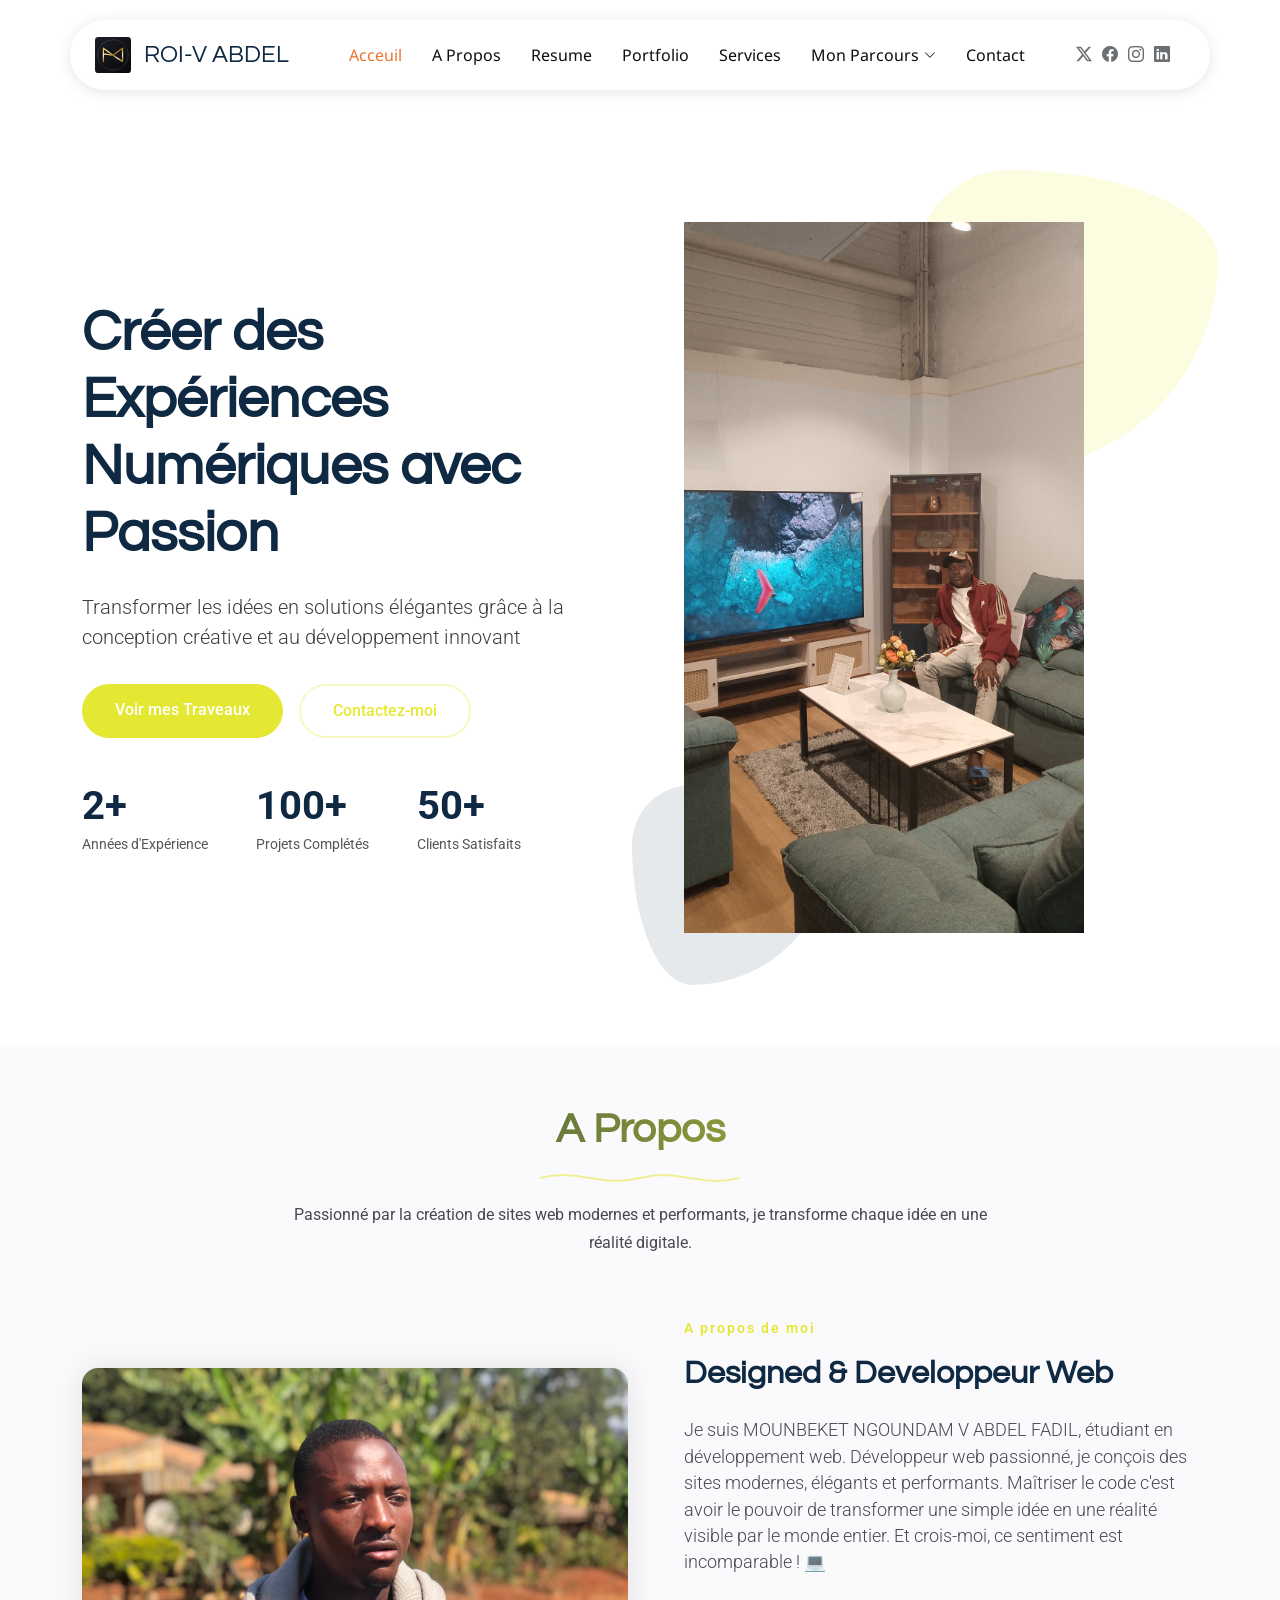
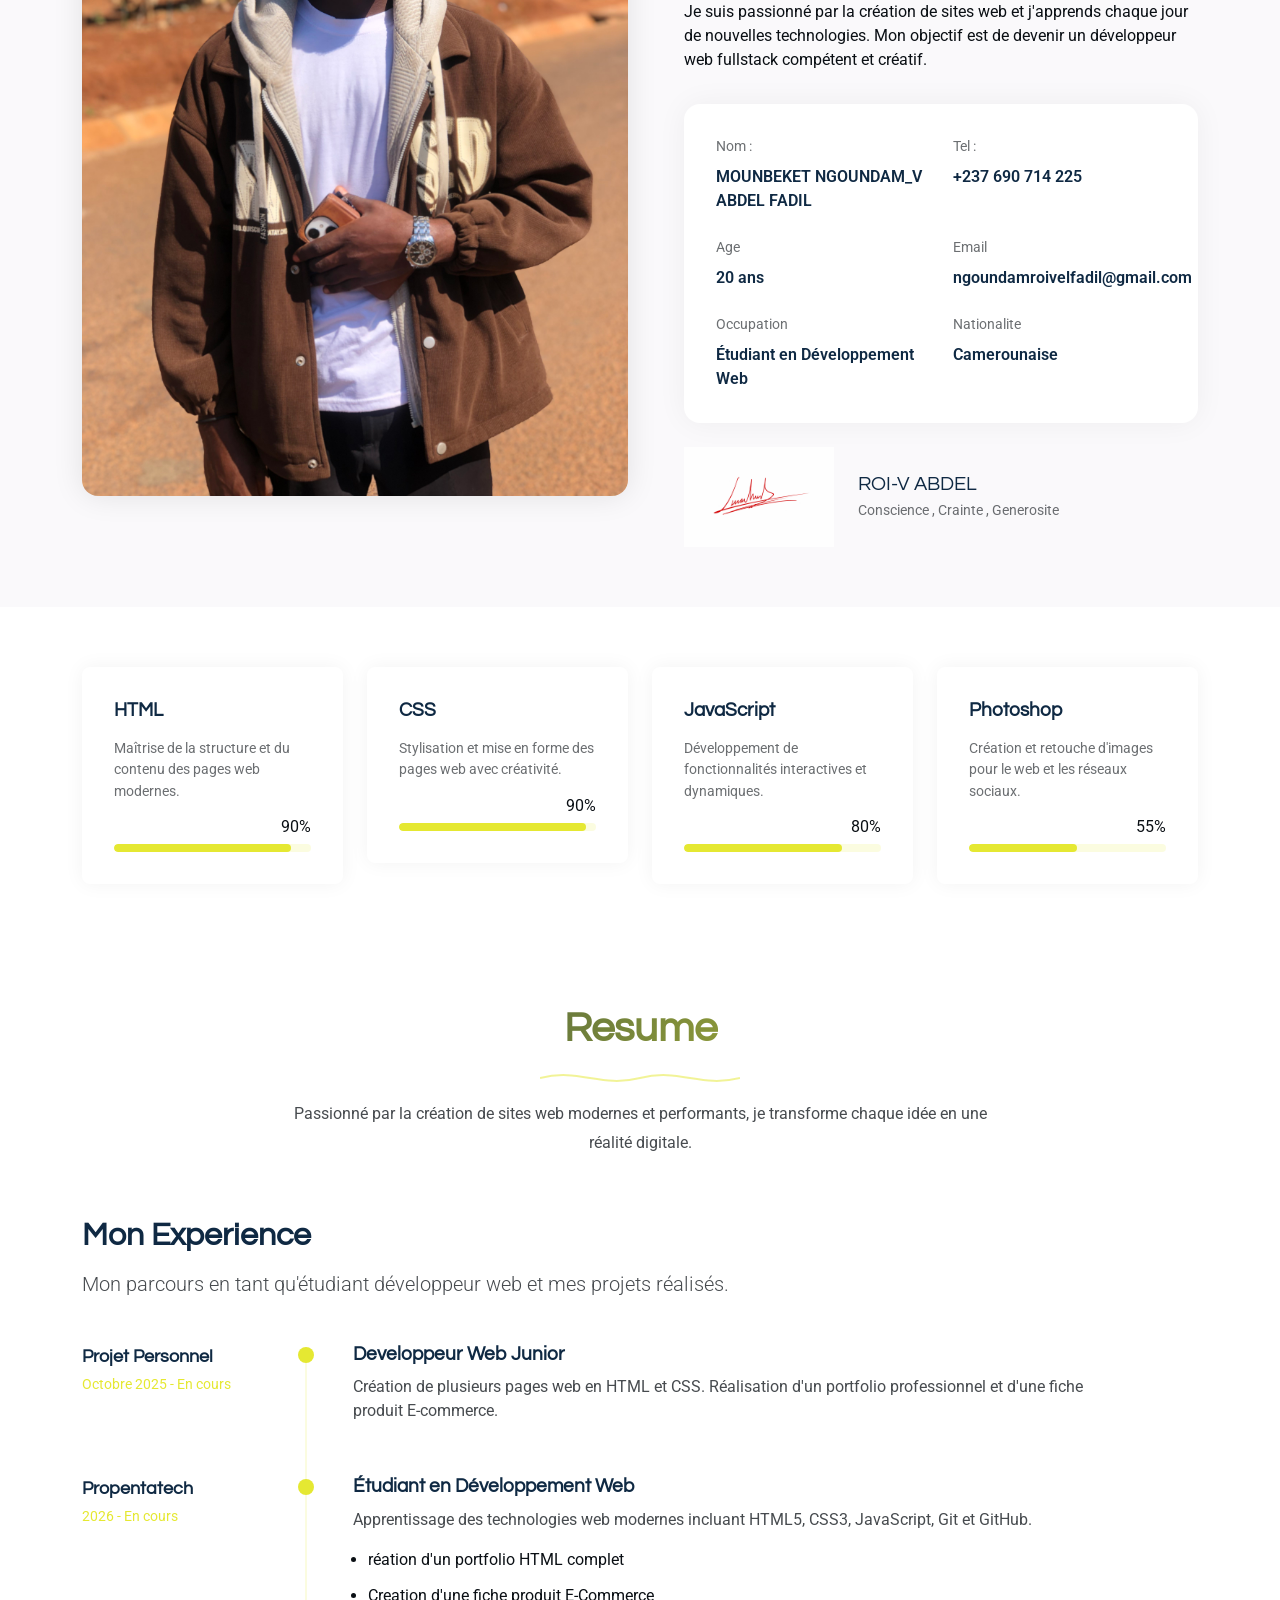
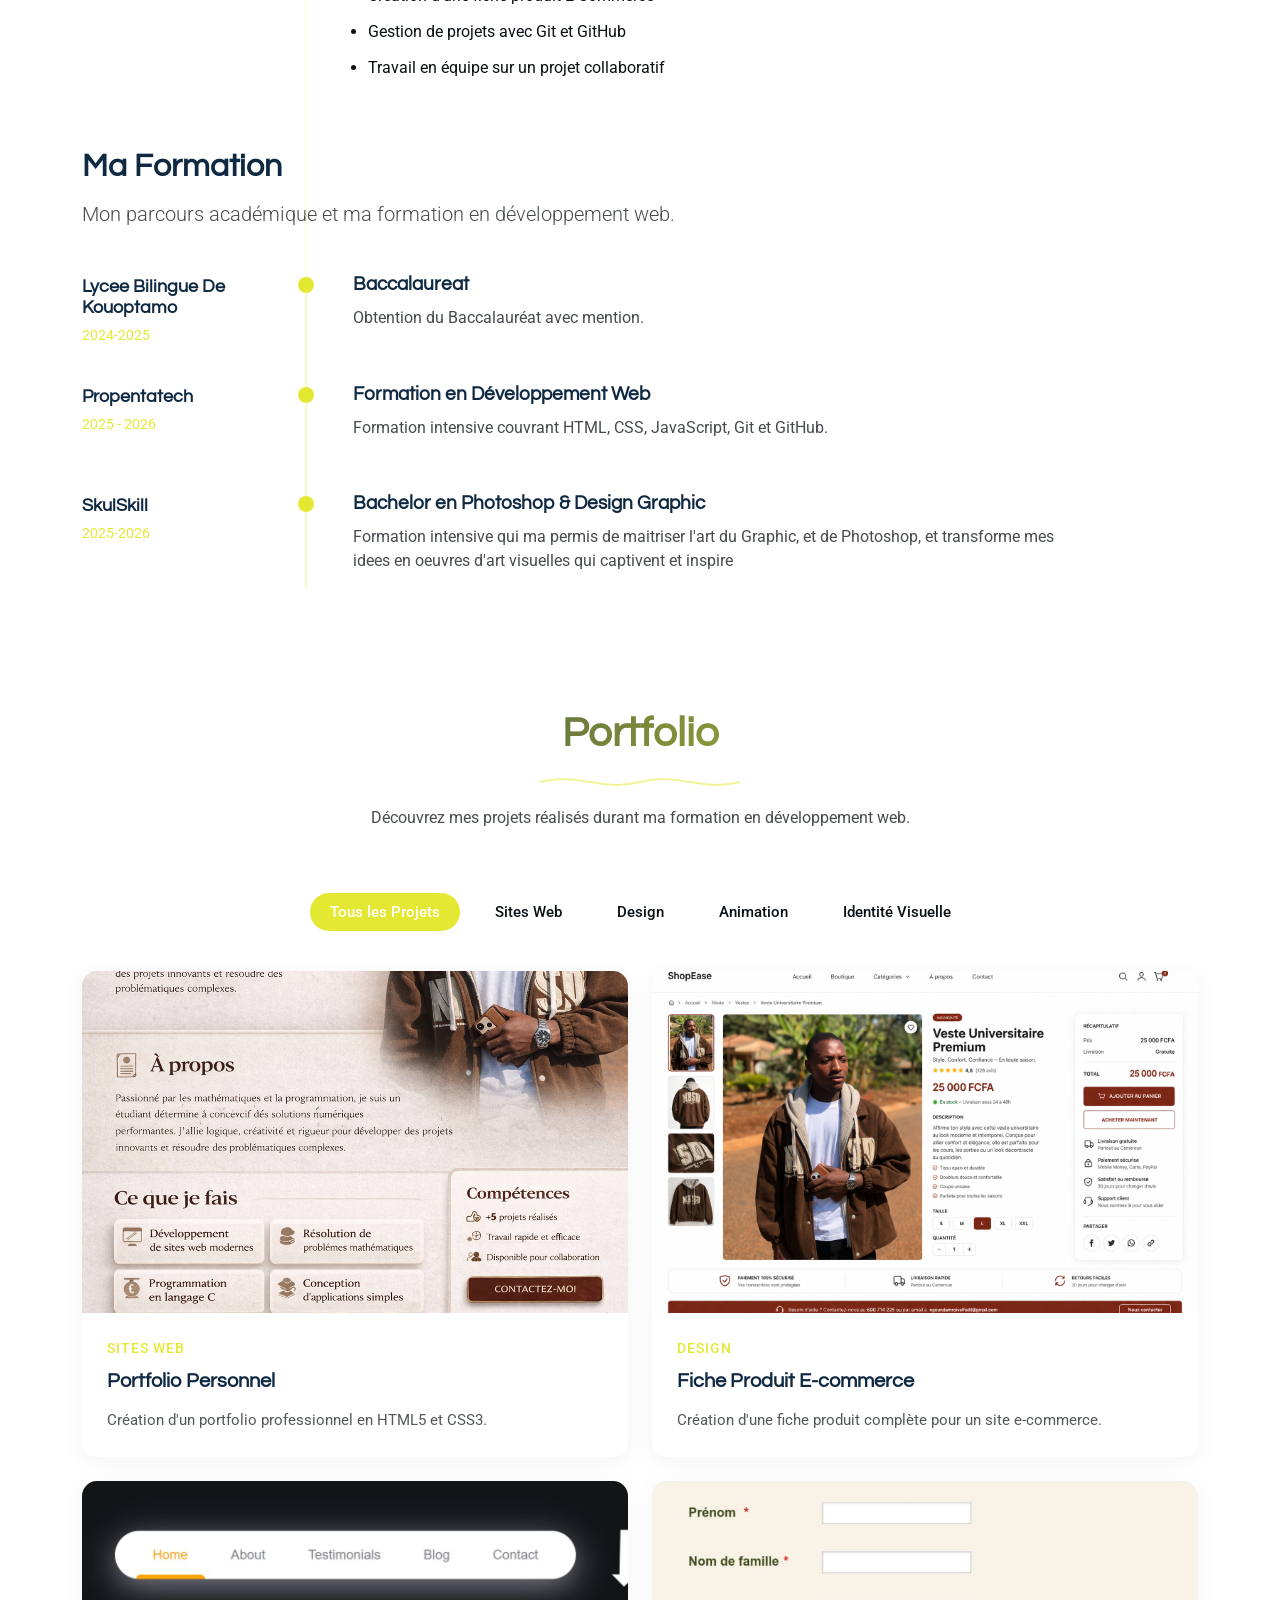
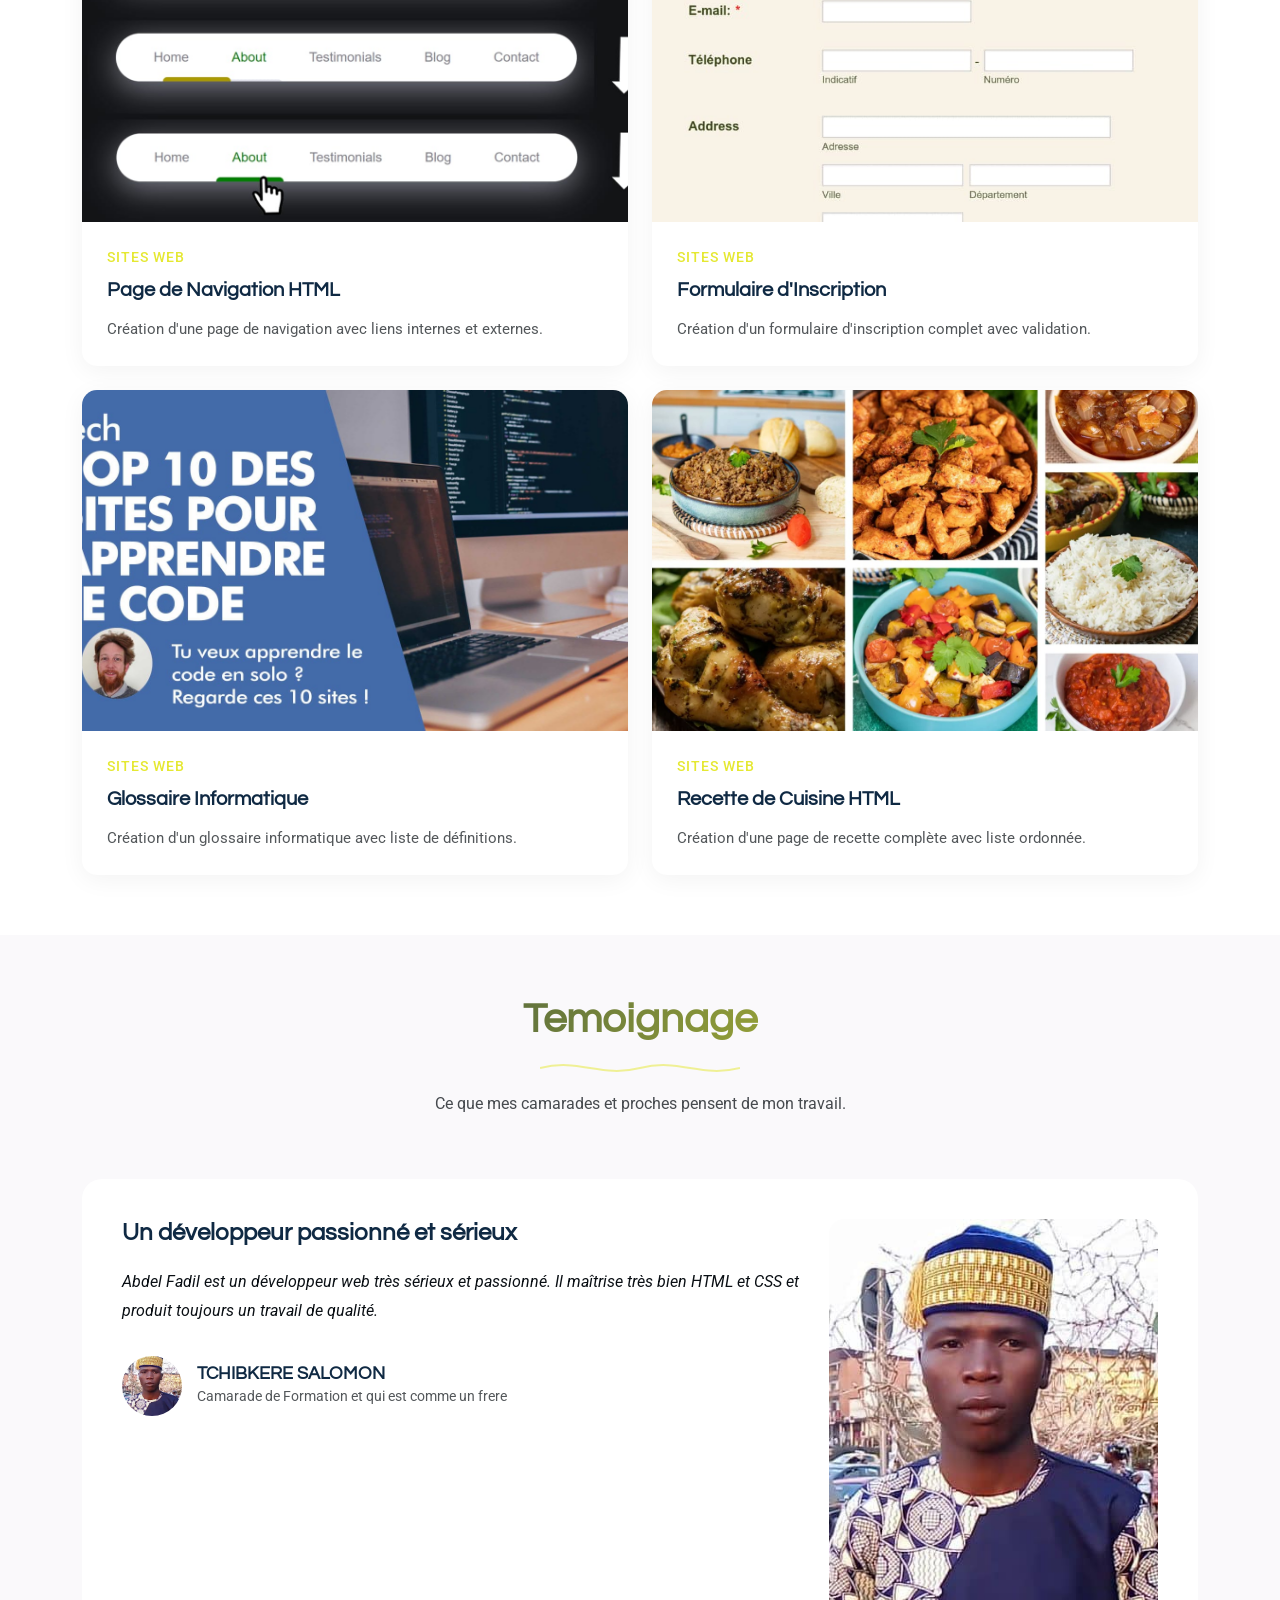
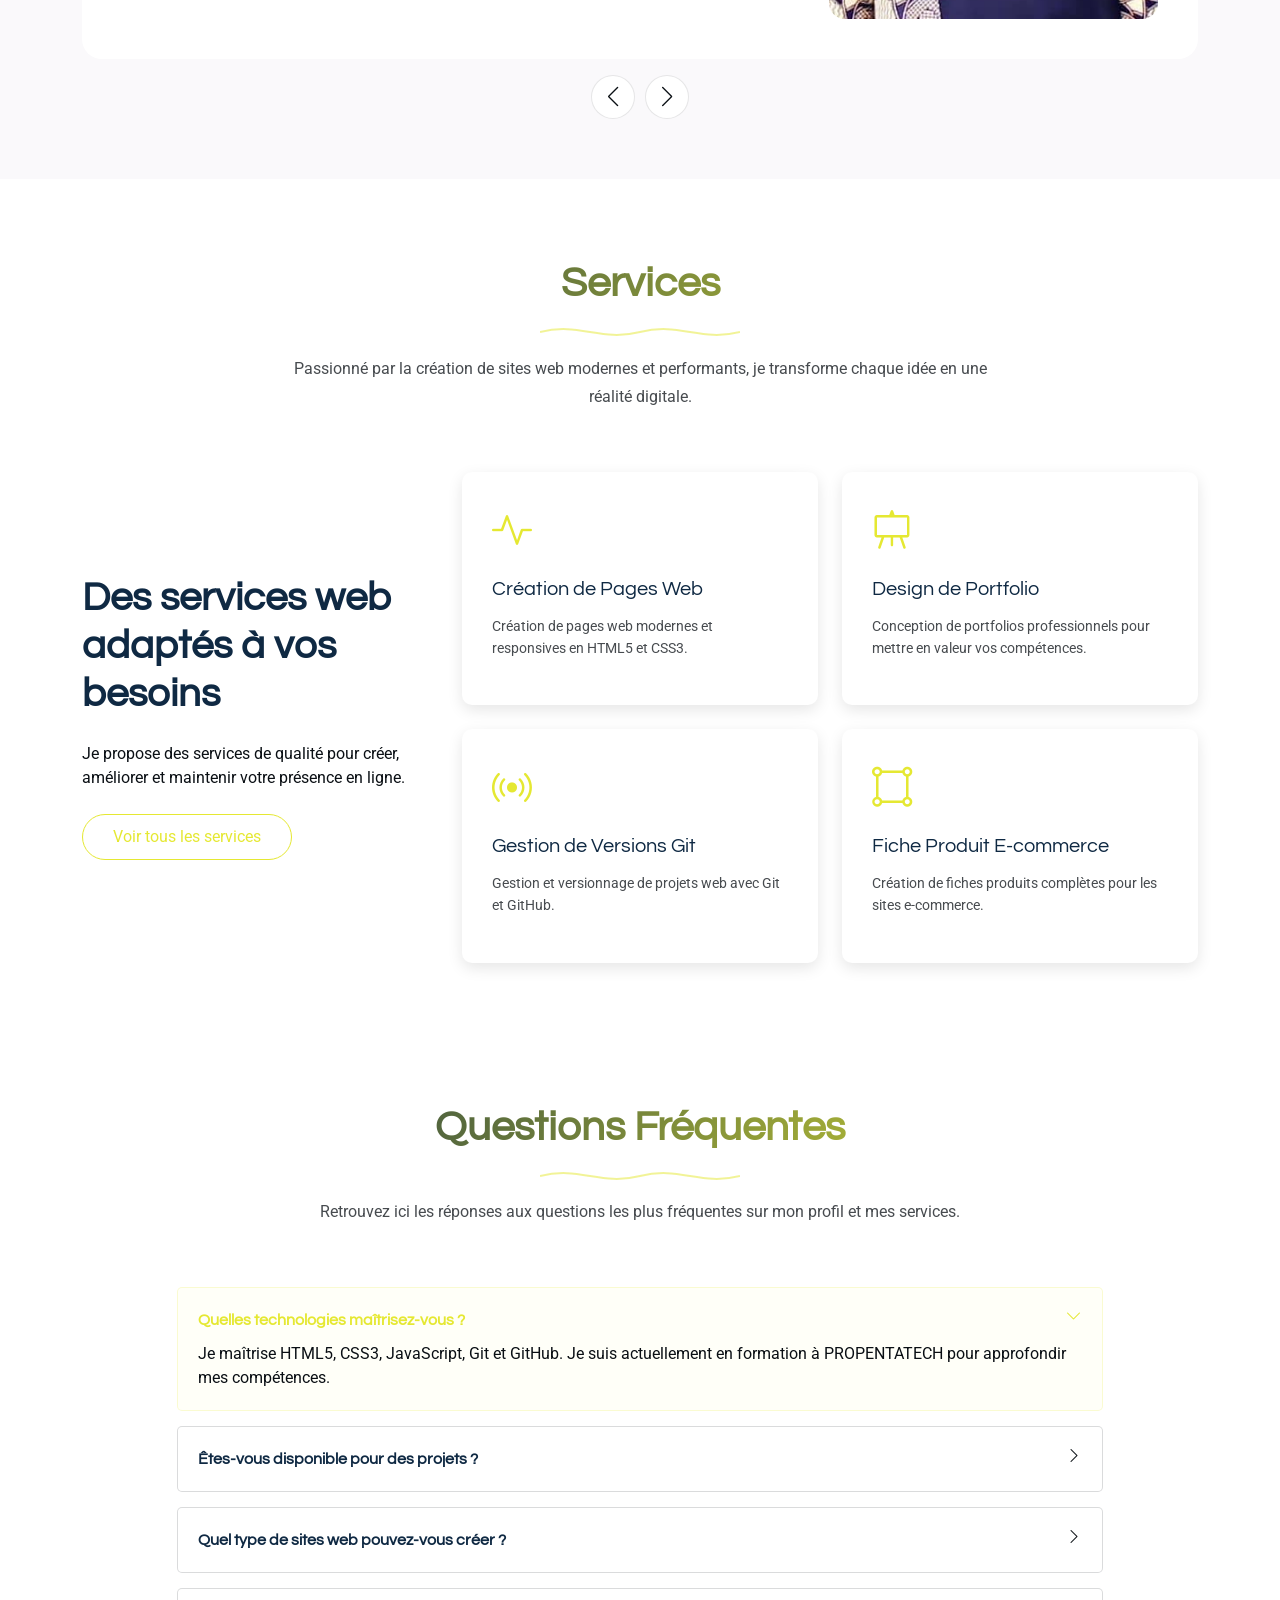
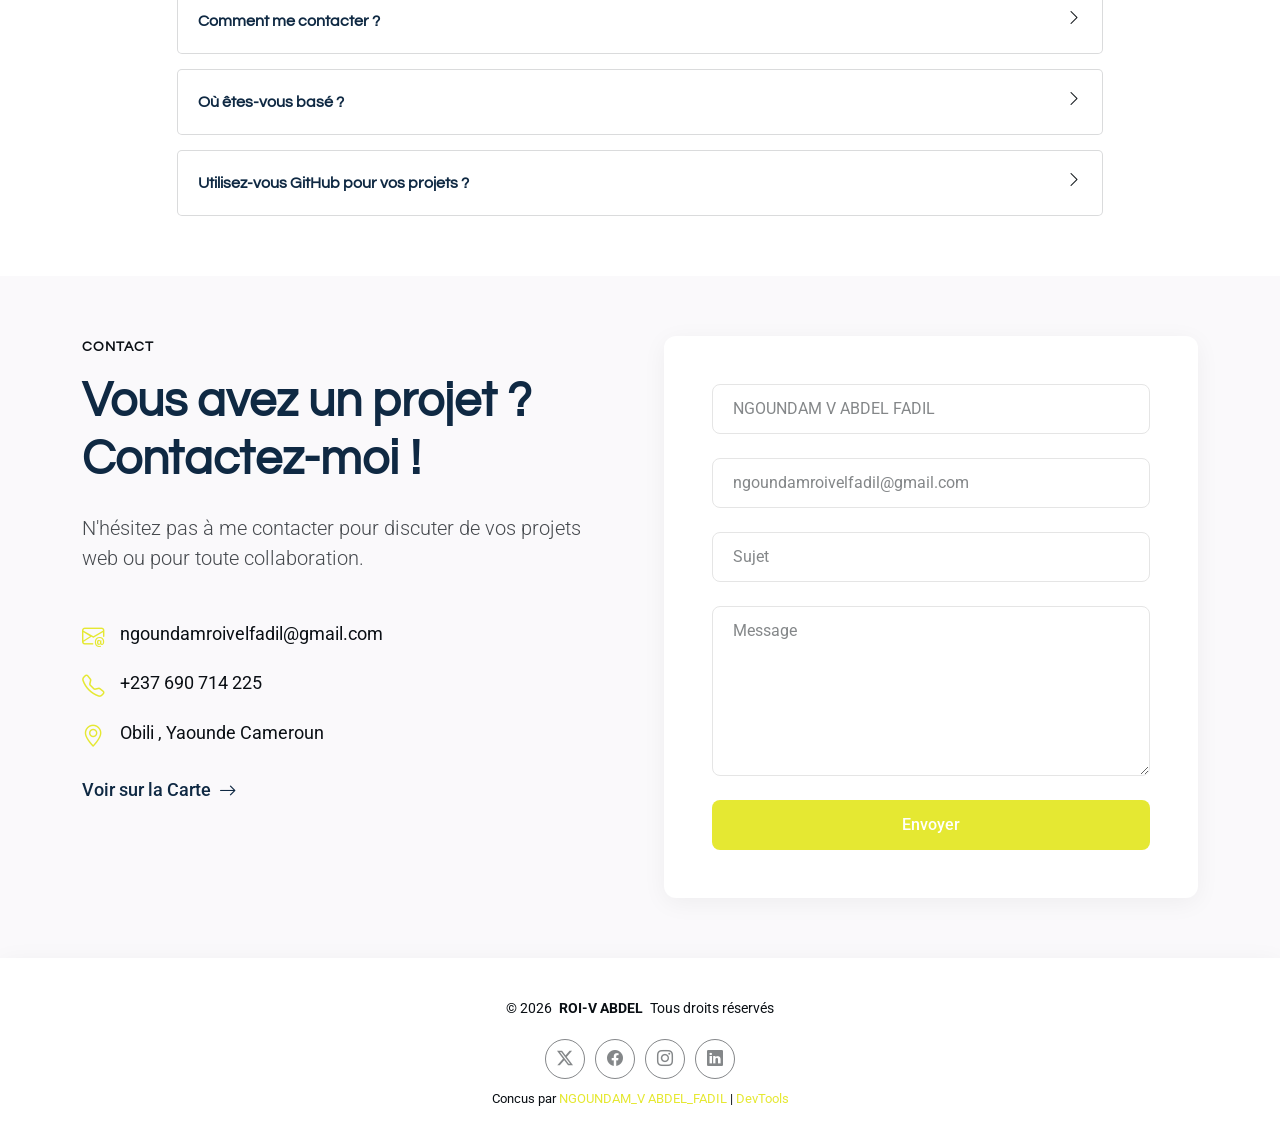
<file: index.html>
<!DOCTYPE html>
<html lang="fr">

<head>
  <meta charset="utf-8">
  <meta content="width=device-width, initial-scale=1.0" name="viewport">
  <title>SCHOOL_FOR_ ALL_WEB</title>
  <meta name="description" content="">
  <meta name="keywords" content="">

  <!-- Favicons -->
  <link href="assets/img/favicon.png" rel="icon">
  <link href="assets/img/apple-touch-icon.png" rel="apple-touch-icon">

  <!-- Fonts -->
  <link href="https://fonts.googleapis.com" rel="preconnect">
  <link href="https://fonts.gstatic.com" rel="preconnect" crossorigin>
  <link href="https://fonts.googleapis.com/css2?family=Roboto:ital,wght@0,100;0,300;0,400;0,500;0,700;0,900;1,100;1,300;1,400;1,500;1,700;1,900&family=Noto+Sans:ital,wght@0,100;0,200;0,300;0,400;0,500;0,600;0,700;0,800;0,900;1,100;1,200;1,300;1,400;1,500;1,600;1,700;1,800;1,900&family=Questrial:wght@400&display=swap" rel="stylesheet">

  <!-- Vendor CSS Files -->
  <link href="assets/vendor/bootstrap/css/bootstrap.min.css" rel="stylesheet">
  <link href="assets/vendor/bootstrap-icons/bootstrap-icons.css" rel="stylesheet">
  <link href="assets/vendor/aos/aos.css" rel="stylesheet">
  <link href="assets/vendor/glightbox/css/glightbox.min.css" rel="stylesheet">
  <link href="assets/vendor/swiper/swiper-bundle.min.css" rel="stylesheet">

  <!-- Main CSS File -->
  <link href="assets/css/main.css" rel="stylesheet">

  <!-- =======================================================
  * Template Name: EasyFolio
  * Template URL: https://bootstrapmade.com/easyfolio-bootstrap-portfolio-template/
  * Updated: Feb 21 2025 with Bootstrap v5.3.3
  * Author: BootstrapMade.com
  * License: https://bootstrapmade.com/license/
  ======================================================== -->
</head>

<body class="index-page">

  <header id="header" class="header d-flex align-items-center sticky-top">
    <div class="header-container container-fluid container-xl position-relative d-flex align-items-center justify-content-between">

      <a href="index.html" class="logo d-flex align-items-center me-auto me-xl-0">
        <!-- Uncomment the line below if you also wish to use an image logo -->
         <img src="assets/img/logo.svg" alt=""> 
        <h1 class="sitename">ROI-V ABDEL</h1>
      </a>

      <nav id="navmenu" class="navmenu">
        <ul>
          <li><a href="#hero" class="active">Acceuil</a></li>
          <li><a href="#about">A Propos</a></li>
          <li><a href="#resume">Resume</a></li>
          <li><a href="#portfolio">Portfolio</a></li>
          <li><a href="#services">Services</a></li>
          <li class="dropdown"><a href="#"><span>Mon Parcours</span> <i class="bi bi-chevron-down toggle-dropdown"></i></a>
            <ul>
              <li><a href="#">Formation</a></li>
              <li class="dropdown"><a href="#"><span>Mon parcours</span> <i class="bi bi-chevron-down toggle-dropdown"></i></a>
                <ul>
                  <li><a href="#">Scolaire</a></li>
                  <li><a href="#">Academique</a></li>
                  <li><a href="#">Professionnel</a></li>
                 
                </ul>
              </li>
              <li><a href="#">Competences</a></li>
              <li><a href="#">Projets</a></li>
              <li><a href="#">Services</a></li>
            </ul>
          </li>
          <li><a href="#contact">Contact</a></li>
        </ul>
        <i class="mobile-nav-toggle d-xl-none bi bi-list"></i>
      </nav>

      <div class="header-social-links">
        <a href="#" class="twitter"><i class="bi bi-twitter-x"></i></a>
        <a href="#" class="facebook"><i class="bi bi-facebook"></i></a>
        <a href="#" class="instagram"><i class="bi bi-instagram"></i></a>
        <a href="#" class="linkedin"><i class="bi bi-linkedin"></i></a>
      </div>

    </div>
  </header>

  <main class="main">

    <!-- Hero Section -->
    <section id="hero" class="hero section">

      <div class="container" data-aos="fade-up" data-aos-delay="100">

        <div class="row align-items-center content">
          <div class="col-lg-6" data-aos="fade-up" data-aos-delay="200">
            <h2>Créer des Expériences Numériques avec Passion</h2>
            <p class="lead">Transformer les idées en solutions élégantes grâce à la conception créative et au développement innovant</p>
            <div class="cta-buttons" data-aos="fade-up" data-aos-delay="300">
              <a href="#portfolio" class="btn btn-primary">Voir mes Traveaux</a>
              <a href="#contact" class="btn btn-outline">Contactez-moi</a>
            </div>
            <div class="hero-stats" data-aos="fade-up" data-aos-delay="400">
              <div class="stat-item">
                <span class="stat-number">2+</span>
                <span class="stat-label">Années d'Expérience</span>
              </div>
              <div class="stat-item">
                <span class="stat-number">100+</span>
                <span class="stat-label">Projets Complétés</span>
              </div>
              <div class="stat-item">
                <span class="stat-number">50+</span>
                <span class="stat-label">Clients Satisfaits</span>
              </div>
            </div>
          </div>
          <div class="col-lg-6">
            <div class="hero-image">
              <img src="IMG_20241006_200204_2.jpg" alt="Portfolio Hero Image" class="img-fluid" data-aos="zoom-out" data-aos-delay="300" width="400px">
              <div class="shape-1"></div>
              <div class="shape-2"></div>
            </div>
          </div>
        </div>

      </div>

    </section><!-- /Hero Section -->

    <!-- About Section -->
    <section id="about" class="about section light-background">

      <!-- Section Title -->
      <div class="container section-title" data-aos="fade-up">
        <h2>A Propos</h2>
        <div class="title-shape">
          <svg viewBox="0 0 200 20" xmlns="http://www.w3.org/2000/svg">
            <path d="M 0,10 C 40,0 60,20 100,10 C 140,0 160,20 200,10" fill="none" stroke="currentColor" stroke-width="2"></path>
          </svg>
        </div>
        <p>Passionné par la création de sites web modernes et performants, je transforme chaque idée en une réalité digitale.</p>
      </div><!-- End Section Title -->

      <div class="container" data-aos="fade-up" data-aos-delay="100">

        <div class="row align-items-center">
          <div class="col-lg-6 position-relative" data-aos="fade-right" data-aos-delay="200">
            <div class="about-image">
              <img src="IMG_9567(1).jpeg" alt="Profile Image" class="img-fluid rounded-4">
            </div>
          </div>

          <div class="col-lg-6" data-aos="fade-left" data-aos-delay="300">
            <div class="about-content">
              <span class="subtitle">A propos de moi </span>

              <h2>Designed &amp; Developpeur Web</h2>

              <p class="lead mb-4">Je suis MOUNBEKET NGOUNDAM V ABDEL FADIL, étudiant en développement web.
                 Développeur web passionné, je conçois des sites modernes, élégants et performants.
                  Maîtriser le code c'est avoir le pouvoir de transformer une simple idée en une réalité visible par le monde entier.
                 Et crois-moi, ce sentiment est incomparable ! 💻</p>

              <p class="mb-4">Je suis passionné par la création de sites web et j'apprends chaque jour de nouvelles technologies.
                 Mon objectif est de devenir un développeur web fullstack compétent et créatif.</p>

              <div class="personal-info">
                <div class="row g-4">
                  <div class="col-6">
                    <div class="info-item">
                      <span class="label">Nom :</span>
                      <span class="value">MOUNBEKET NGOUNDAM_V ABDEL FADIL</span>
                    </div>
                  </div>

                  <div class="col-6">
                    <div class="info-item">
                      <span class="label">Tel :</span>
                      <span class="value">+237 690 714 225</span>
                    </div>
                  </div>

                  <div class="col-6">
                    <div class="info-item">
                      <span class="label">Age</span>
                      <span class="value">20 ans</span>
                    </div>
                  </div>

                  <div class="col-6">
                    <div class="info-item">
                      <span class="label">Email</span>
                      <span class="value">ngoundamroivelfadil@gmail.com</span>
                    </div>
                  </div>

                  <div class="col-6">
                    <div class="info-item">
                      <span class="label">Occupation</span>
                      <span class="value">Étudiant en Développement Web</span>
                    </div>
                  </div>

                  <div class="col-6">
                    <div class="info-item">
                      <span class="label">Nationalite</span>
                      <span class="value">Camerounaise</span>
                    </div>
                  </div>
                </div>
              </div>

              <div class="signature mt-4">
                <div class="signature-image">
                  <img src="signature.png" alt="" class="img-fluid">
                </div>
                <div class="signature-info">
                  <h4>ROI-V ABDEL</h4>
                  <p> Conscience , Crainte , Generosite</p>
                </div>
              </div>
            </div>
          </div>
        </div>

      </div>

    </section><!-- /About Section -->

    <!-- Skills Section -->
    <section id="skills" class="skills section">

      <div class="container" data-aos="fade-up" data-aos-delay="100">

        <div class="row g-4 skills-animation">

          <div class="col-md-6 col-lg-3" data-aos="fade-up" data-aos-delay="100">
            <div class="skill-box">
              <h3>HTML</h3>
              <p>Maîtrise de la structure et du contenu des pages web modernes.</p>
              <span class="text-end d-block">90%</span>
              <div class="progress">
                <div class="progress-bar" role="progressbar" aria-valuenow="90" aria-valuemin="0" aria-valuemax="100"></div>
              </div>
            </div>
          </div>

          <div class="col-md-6 col-lg-3" data-aos="fade-up" data-aos-delay="200">
            <div class="skill-box">
              <h3>CSS</h3>
              <p>Stylisation et mise en forme des pages web avec créativité.</p>
              <span class="text-end d-block">90%</span>
              <div class="progress">
                <div class="progress-bar" role="progressbar" aria-valuenow="95" aria-valuemin="0" aria-valuemax="100"></div>
              </div>
            </div>
          </div>

          <div class="col-md-6 col-lg-3" data-aos="fade-up" data-aos-delay="300">
            <div class="skill-box">
              <h3>JavaScript</h3>
              <p>Développement de fonctionnalités interactives et dynamiques.</p>
              <span class="text-end d-block">80%</span>
              <div class="progress">
                <div class="progress-bar" role="progressbar" aria-valuenow="80" aria-valuemin="0" aria-valuemax="100"></div>
              </div>
            </div>
          </div>

          <div class="col-md-6 col-lg-3" data-aos="fade-up" data-aos-delay="400">
            <div class="skill-box">
              <h3>Photoshop</h3>
              <p>Création et retouche d'images pour le web et les réseaux sociaux.</p>
              <span class="text-end d-block">55%</span>
              <div class="progress">
                <div class="progress-bar" role="progressbar" aria-valuenow="55" aria-valuemin="0" aria-valuemax="100">
                </div>
              </div>
            </div>
          </div>

        </div>

      </div>

    </section><!-- /Skills Section -->

    <!-- Resume Section -->
    <section id="resume" class="resume section">

      <!-- Section Title -->
      <div class="container section-title" data-aos="fade-up">
        <h2>Resume</h2>
        <div class="title-shape">
          <svg viewBox="0 0 200 20" xmlns="http://www.w3.org/2000/svg">
            <path d="M 0,10 C 40,0 60,20 100,10 C 140,0 160,20 200,10" fill="none" stroke="currentColor" stroke-width="2"></path>
          </svg>
        </div>
        <p>Passionné par la création de sites web modernes et performants, je transforme chaque idée en une réalité digitale.</p>
      </div><!-- End Section Title -->

      <div class="container" data-aos="fade-up" data-aos-delay="100">

        <div class="row">
          <div class="col-12">
            <div class="resume-wrapper">
              <div class="resume-block" data-aos="fade-up">
                <h2>Mon Experience</h2>
                <p class="lead">Mon parcours en tant qu'étudiant développeur web et mes projets réalisés.</p>

                <div class="timeline">
                  <div class="timeline-item" data-aos="fade-up" data-aos-delay="200">
                    <div class="timeline-left">
                      <h4 class="company">Projet Personnel</h4>
                      <span class="period">Octobre 2025 - En cours</span>
                    </div>
                    <div class="timeline-dot"></div>
                    <div class="timeline-right">
                      <h3 class="position">Developpeur Web Junior</h3>
                      <p class="description">Création de plusieurs pages web en HTML et CSS. 
                        Réalisation d'un portfolio professionnel et d'une fiche produit E-commerce.</p>
                    </div>
                  </div>

                  <div class="timeline-item" data-aos="fade-up" data-aos-delay="300">
                    <div class="timeline-left">
                      <h4 class="company">Propentatech</h4>
                      <span class="period">2026 - En cours</span>
                    </div>
                    <div class="timeline-dot"></div>
                    <div class="timeline-right">
                      <h3 class="position">Étudiant en Développement Web</h3>
                      <p class="description">
                        Apprentissage des technologies web modernes incluant HTML5, CSS3, JavaScript, Git et GitHub.
                      </p>
                      <ul>
                        <li>réation d'un portfolio HTML complet</li>
                        <li>Creation d'une fiche produit E-Commerce </li>
                        <li>Gestion de projets avec Git et GitHub</li>
                        <li>Travail en équipe sur un projet collaboratif</li>
                      </ul>
                      <p></p>
                    </div>
                  </div>

              <div class="resume-block" data-aos="fade-up" data-aos-delay="100">
                <h2>Ma Formation</h2>
                <p class="lead">Mon parcours académique et ma formation en développement web.</p>

                <div class="timeline">
                  <div class="timeline-item" data-aos="fade-up" data-aos-delay="200">
                    <div class="timeline-left">
                      <h4 class="company">Lycee Bilingue De Kouoptamo</h4>
                      <span class="period">2024-2025</span>
                    </div>
                    <div class="timeline-dot"></div>
                    <div class="timeline-right">
                      <h3 class="position">Baccalaureat</h3>
                      <p class="description">Obtention du Baccalauréat avec mention.</p>
                    </div>
                  </div>

                  <div class="timeline-item" data-aos="fade-up" data-aos-delay="300">
                    <div class="timeline-left">
                      <h4 class="company">Propentatech</h4>
                      <span class="period">2025 - 2026</span>
                    </div>
                    <div class="timeline-dot"></div>
                    <div class="timeline-right">
                      <h3 class="position">Formation en Développement Web</h3>
                      <p class="description">Formation intensive couvrant HTML, CSS, JavaScript, Git et GitHub.</p>
                    </div>
                  </div>

                  <div class="timeline-item" data-aos="fade-up" data-aos-delay="400">
                    <div class="timeline-left">
                      <h4 class="company">SkulSkill</h4>
                      <span class="period">2025-2026</span>
                    </div>
                    <div class="timeline-dot"></div>
                    <div class="timeline-right">
                      <h3 class="position">Bachelor en Photoshop &amp; Design Graphic</h3>
                      <p class="description">Formation intensive qui ma permis de maitriser l'art du Graphic, et de Photoshop,
                         et transforme mes idees en oeuvres d'art visuelles qui captivent et inspire</p>
                    </div>
                  </div>
                </div>
              </div>
            </div>
          </div>
        </div>

      </div>

    </section><!-- /Resume Section -->

    <!-- Portfolio Section -->
    <section id="portfolio" class="portfolio section">

      <!-- Section Title -->
      <div class="container section-title" data-aos="fade-up">
        <h2>Portfolio</h2>
        <div class="title-shape">
          <svg viewBox="0 0 200 20" xmlns="http://www.w3.org/2000/svg">
            <path d="M 0,10 C 40,0 60,20 100,10 C 140,0 160,20 200,10" fill="none" stroke="currentColor" stroke-width="2"></path>
          </svg>
        </div>
        <p>Découvrez mes projets réalisés durant ma formation en développement web.</p>
      </div><!-- End Section Title -->

      <div class="container" data-aos="fade-up" data-aos-delay="100">

        <div class="isotope-layout" data-default-filter="*" data-layout="masonry" data-sort="original-order">

          <div class="portfolio-filters-container" data-aos="fade-up" data-aos-delay="200">
            <ul class="portfolio-filters isotope-filters">
              <li data-filter="*" class="filter-active">Tous les Projets</li>
              <li data-filter=".filter-web">Sites Web</li>
              <li data-filter=".filter-graphics">Design</li>
              <li data-filter=".filter-motion">Animation</li>
              <li data-filter=".filter-brand">Identité Visuelle</li>
            </ul>
          </div>

          <div class="row g-4 isotope-container" data-aos="fade-up" data-aos-delay="300">

            <div class="col-lg-6 col-md-6 portfolio-item isotope-item filter-web">
              <div class="portfolio-card">
                <div class="portfolio-image">
                  <img src="Presonnel1.png" class="img-fluid" alt="" loading="lazy">
                  <div class="portfolio-overlay">
                    <div class="portfolio-actions">
                      <a href="Presonnel1.png" class="glightbox preview-link" data-gallery="portfolio-gallery-web"><i class="bi bi-eye"></i></a>
                      <a href="portfolio-details.html" class="details-link"><i class="bi bi-arrow-right"></i></a>
                    </div>
                  </div>
                </div>
                <div class="portfolio-content">
                  <span class="category">Sites Web</span>
                  <h3>Portfolio Personnel</h3>
                  <p>Création d'un portfolio professionnel en HTML5 et CSS3.</p>
                </div>
              </div>
            </div><!-- End Portfolio Item -->

            <div class="col-lg-6 col-md-6 portfolio-item isotope-item filter-graphics">
              <div class="portfolio-card">
                <div class="portfolio-image">
                  <img src="E-Commerce1.png" class="img-fluid" alt="" loading="lazy">
                  <div class="portfolio-overlay">
                    <div class="portfolio-actions">
                      <a href="E-Commerce1.png" class="glightbox preview-link" data-gallery="portfolio-gallery-graphics"><i class="bi bi-eye"></i></a>
                      <a href="portfolio-details.html" class="details-link"><i class="bi bi-arrow-right"></i></a>
                    </div>
                  </div>
                </div>
                <div class="portfolio-content">
                  <span class="category">Design</span>
                  <h3>Fiche Produit E-commerce</h3>
                  <p>Création d'une fiche produit complète pour un site e-commerce.</p>
                </div>
              </div>
            </div><!-- End Portfolio Item -->

            <div class="col-lg-6 col-md-6 portfolio-item isotope-item filter-motion">
              <div class="portfolio-card">
                <div class="portfolio-image">
                  <img src="Navigation.jpeg" class="img-fluid" alt="" loading="lazy">
                  <div class="portfolio-overlay">
                    <div class="portfolio-actions">
                      <a href="Navigation.jpeg" class="glightbox preview-link" data-gallery="portfolio-gallery-motion"><i class="bi bi-eye"></i></a>
                      <a href="portfolio-details.html" class="details-link"><i class="bi bi-arrow-right"></i></a>
                    </div>
                  </div>
                </div>
                <div class="portfolio-content">
                  <span class="category">Sites Web</span>
                  <h3>Page de Navigation HTML</h3>
                  <p>Création d'une page de navigation avec liens internes et externes.</p>
                </div>
              </div>
            </div><!-- End Portfolio Item -->

            <div class="col-lg-6 col-md-6 portfolio-item isotope-item filter-brand">
              <div class="portfolio-card">
                <div class="portfolio-image">
                  <img src="Inscription.jpeg" class="img-fluid" alt="" loading="lazy">
                  <div class="portfolio-overlay">
                    <div class="portfolio-actions">
                      <a href="Inscription.jpeg" class="glightbox preview-link" data-gallery="portfolio-gallery-brand"><i class="bi bi-eye"></i></a>
                      <a href="portfolio-details.html" class="details-link"><i class="bi bi-arrow-right"></i></a>
                    </div>
                  </div>
                </div>
                <div class="portfolio-content">
                  <span class="category">Sites Web</span>
                  <h3>Formulaire d'Inscription</h3>
                  <p>Création d'un formulaire d'inscription complet avec validation.</p>
                </div>
              </div>
            </div><!-- End Portfolio Item -->

            <div class="col-lg-6 col-md-6 portfolio-item isotope-item filter-web">
              <div class="portfolio-card">
                <div class="portfolio-image">
                  <img src="Glossaire.jpeg" class="img-fluid" alt="" loading="lazy">
                  <div class="portfolio-overlay">
                    <div class="portfolio-actions">
                      <a href="Glossaire.jpeg" class="glightbox preview-link" data-gallery="portfolio-gallery-web"><i class="bi bi-eye"></i></a>
                      <a href="Glossaire.jpeg" class="details-link"><i class="bi bi-arrow-right"></i></a>
                    </div>
                  </div>
                </div>
                <div class="portfolio-content">
                  <span class="category">Sites Web</span>
                  <h3>Glossaire Informatique</h3>
                  <p>Création d'un glossaire informatique avec liste de définitions.</p>
                </div>
              </div>
            </div><!-- End Portfolio Item -->

            <div class="col-lg-6 col-md-6 portfolio-item isotope-item filter-graphics">
              <div class="portfolio-card">
                <div class="portfolio-image">
                  <img src="Recette de cuisine.jpeg" class="img-fluid" alt="" loading="lazy">
                  <div class="portfolio-overlay">
                    <div class="portfolio-actions">
                      <a href="Recette de cuisine.jpeg" class="glightbox preview-link" data-gallery="portfolio-gallery-graphics"><i class="bi bi-eye"></i></a>
                      <a href="portfolio-details.html" class="details-link"><i class="bi bi-arrow-right"></i></a>
                    </div>
                  </div>
                </div>
                <div class="portfolio-content">
                  <span class="category">Sites Web</span>
                  <h3>Recette de Cuisine HTML</h3>
                  <p>Création d'une page de recette complète avec liste ordonnée.</p>
                </div>
              </div>
            </div><!-- End Portfolio Item -->

          </div><!-- End Portfolio Container -->

        </div>

      </div>

    </section><!-- /Portfolio Section -->

    <!-- Testimonials Section -->
    <section id="testimonials" class="testimonials section light-background">

      <!-- Section Title -->
      <div class="container section-title" data-aos="fade-up">
        <h2>Temoignage</h2>
        <div class="title-shape">
          <svg viewBox="0 0 200 20" xmlns="http://www.w3.org/2000/svg">
            <path d="M 0,10 C 40,0 60,20 100,10 C 140,0 160,20 200,10" fill="none" stroke="currentColor" stroke-width="2"></path>
          </svg>
        </div>
        <p>Ce que mes camarades et proches pensent de mon travail.</p>
      </div><!-- End Section Title -->

      <div class="container" data-aos="fade-up" data-aos-delay="100">

        <div class="testimonials-slider swiper init-swiper">
          <script type="application/json" class="swiper-config">
            {
              "slidesPerView": 1,
              "loop": true,
              "speed": 600,
              "autoplay": {
                "delay": 5000
              },
              "navigation": {
                "nextEl": ".swiper-button-next",
                "prevEl": ".swiper-button-prev"
              }
            }
          </script>

          <div class="swiper-wrapper">

            <div class="swiper-slide">
              <div class="testimonial-item">
                <div class="row">
                  <div class="col-lg-8">
                    <h2>Un développeur passionné et sérieux</h2>
                    <p>
                  Abdel Fadil est un développeur web très sérieux et passionné. 
                  Il maîtrise très bien HTML et CSS et produit toujours un travail de qualité.
                    </p>
  
                    <div class="profile d-flex align-items-center">
                      <img src="Salomon.jpeg" class="profile-img" alt="">
                      <div class="profile-info">
                        <h3>TCHIBKERE SALOMON</h3>
                        <span>Camarade de Formation et qui est comme un frere</span>
                      </div>
                    </div>
                  </div>
                  <div class="col-lg-4 d-none d-lg-block">
                    <div class="featured-img-wrapper">
                      <img src="Salomon.jpeg" class="featured-img" alt="">
                    </div>
                  </div>
                </div>
              </div>
            </div><!-- End Testimonial Item -->

            <div class="swiper-slide">
              <div class="testimonial-item">
                <div class="row">
                  <div class="col-lg-8">
                    <h2>Excellent travail en équipe</h2>
                    <p>
                      J'ai travaillé avec Abdel Fadil sur un projet collaboratif. 
                      Il est très organisé,ponctuel et produit un code propre et bien structuré.
                    </p>
                    

                    <div class="profile d-flex align-items-center">
                      <img src="Anaelle.jpeg" class="profile-img" alt="">
                      <div class="profile-info">
                        <h3>Étudiante Propentatech</h3>
                        <span>Camarade de formation</span>
                      </div>
                    </div>
                  </div>
                  <div class="col-lg-4 d-none d-lg-block">
                    <div class="featured-img-wrapper">
                      <img src="Anaelle.jpeg" class="featured-img" alt="">
                    </div>
                  </div>
                </div>
              </div>
            </div><!-- End Testimonial Item -->

            <div class="swiper-slide">
              <div class="testimonial-item">
                <div class="row">
                  <div class="col-lg-8">
                    <h2>
                      Très bonne maîtrise du HTML et CSS
                    </h2>
                    <p>
                      Abdel Fadil a une très bonne maîtrise du HTML et CSS. 
                      Ses pages web sont toujours bien structurées et agréables à regarder.
                    </p>
                    <div class="profile d-flex align-items-center">
                      <img src="Ladouce.jpeg" class="profile-img" alt="">
                      <div class="profile-info">
                        <h3>Camarade de classe</h3>
                        <span>Lybiko</span>
                      </div>
                    </div>
                  </div>
                  <div class="col-lg-4 d-none d-lg-block">
                    <div class="featured-img-wrapper">
                      <img src="Ladouce.jpeg" class="featured-img" alt="">
                    </div>
                  </div>
                </div>
              </div>
            </div><!-- End Testimonial Item -->

            <div class="swiper-slide">
              <div class="testimonial-item">
                <div class="row">
                  <div class="col-lg-8">
                    <h2>Un futur grand développeur web
                    <p>
                      Je suis convaincu qu'Abdel Fadil deviendra un grand développeur web.
                       Il apprend très vite et est toujours prêt à relever de nouveaux défis.
                    </p>
                    

                    <div class="profile d-flex align-items-center">
                      <img src="Cherif.jpeg" class="profile-img" alt="">
                      <div class="profile-info">
                        <h3>Formateur Propentatech</h3>
                        <span>Encadreur</span>
                      </div>
                    </div>
                  </div>
                  <div class="col-lg-4 d-none d-lg-block">
                    <div class="featured-img-wrapper">
                      <img src="Cherif.jpeg" class="featured-img" alt="">
                    </div>
                  </div>
                </div>
              </div>
            </div><!-- End Testimonial Item -->



             <div class="swiper-slide">
              <div class="testimonial-item">
                <div class="row">
                  <div class="col-lg-8">
                    <h2>
                      Très bonne maîtrise du HTML et CSS
                    </h2>
                    <p>
                      Mon frere a une très bonne maîtrise du HTML et CSS. 
                      Ses pages web sont toujours bien structurées et agréables à regarder.
                    </p>
                    <div class="profile d-flex align-items-center">
                      <img src="Ayire.jpg" class="profile-img" alt="">
                      <div class="profile-info">
                        <h3>NGOUNDAM VI</h3>
                        <span>Soeur</span>
                      </div>
                    </div>
                  </div>
                  <div class="col-lg-4 d-none d-lg-block">
                    <div class="featured-img-wrapper">
                      <img src="Ayire.jpg" class="featured-img" alt="">
                    </div>
                  </div>
                </div>
              </div>
            </div><!-- End Testimonial Item -->

          </div>

          <div class="swiper-navigation w-100 d-flex align-items-center justify-content-center">
            <div class="swiper-button-prev"></div>
            <div class="swiper-button-next"></div>
          </div>

        </div>

      </div>

    </section><!-- /Testimonials Section -->

    <!-- Services Section -->
    <section id="services" class="services section">

      <!-- Section Title -->
      <div class="container section-title" data-aos="fade-up">
        <h2>Services</h2>
        <div class="title-shape">
          <svg viewBox="0 0 200 20" xmlns="http://www.w3.org/2000/svg">
            <path d="M 0,10 C 40,0 60,20 100,10 C 140,0 160,20 200,10" fill="none" stroke="currentColor" stroke-width="2"></path>
          </svg>
        </div>
        <p>Passionné par la création de sites web modernes et performants, je transforme chaque idée en une réalité digitale.</p>
      </div><!-- End Section Title -->

      <div class="container" data-aos="fade-up" data-aos-delay="100">

        <div class="row align-items-center">
          <div class="col-lg-4 mb-5 mb-lg-0">
            <h2 class="fw-bold mb-4 servies-title">Des services web adaptés à vos besoins</h2>
            <p class="mb-4">Je propose des services de qualité pour créer, améliorer et maintenir votre présence en ligne.</p>
            <a href="#" class="btn btn-outline-primary">Voir tous les services</a>
          </div>
          <div class="col-lg-8">
            <div class="row g-4">

              <div class="col-md-6" data-aos="fade-up" data-aos-delay="200">
                <div class="service-item">
                  <i class="bi bi-activity icon"></i>
                  <h3><a href="service-details.html">Création de Pages Web</a></h3>
                  <p>Création de pages web modernes et responsives en HTML5 et CSS3.</p>
                </div>
              </div><!-- End Service Item -->

              <div class="col-md-6" data-aos="fade-up" data-aos-delay="300">
                <div class="service-item">
                  <i class="bi bi-easel icon"></i>
                  <h3><a href="service-details.html">Design de Portfolio</a></h3>
                  <p>Conception de portfolios professionnels pour mettre en valeur vos compétences.</p>
                </div>
              </div><!-- End Service Item -->

              <div class="col-md-6" data-aos="fade-up" data-aos-delay="400">
                <div class="service-item">
                  <i class="bi bi-broadcast icon"></i>
                  <h3><a href="service-details.html">Gestion de Versions Git</a></h3>
                  <p>Gestion et versionnage de projets web avec Git et GitHub.</p>
                </div>
              </div><!-- End Service Item -->

              <div class="col-md-6" data-aos="fade-up" data-aos-delay="500">
                <div class="service-item">
                  <i class="bi bi-bounding-box-circles icon"></i>
                  <h3><a href="service-details.html">Fiche Produit E-commerce</a></h3>
                  <p>Création de fiches produits complètes pour les sites e-commerce.</p>
                </div>
              </div><!-- End Service Item -->

            </div>
          </div>
        </div>

      </div>

    </section><!-- /Services Section -->

    <!-- Faq Section -->
    <section id="faq" class="faq section">

      <!-- Section Title -->
      <div class="container section-title" data-aos="fade-up">
        <h2>Questions Fréquentes</h2>
        <div class="title-shape">
          <svg viewBox="0 0 200 20" xmlns="http://www.w3.org/2000/svg">
            <path d="M 0,10 C 40,0 60,20 100,10 C 140,0 160,20 200,10" fill="none" stroke="currentColor" stroke-width="2"></path>
          </svg>
        </div>
        <p>Retrouvez ici les réponses aux questions les plus fréquentes sur mon profil et mes services.</p>
      </div><!-- End Section Title -->

      <div class="container">

        <div class="row justify-content-center">

          <div class="col-lg-10" data-aos="fade-up" data-aos-delay="100">

            <div class="faq-container">

              <div class="faq-item faq-active">
                <h3>Quelles technologies maîtrisez-vous ?</h3>
                <div class="faq-content">
                  <p>Je maîtrise HTML5, CSS3, JavaScript, Git et GitHub. 
                    Je suis actuellement en formation à PROPENTATECH pour approfondir mes compétences.</p>
                </div>
                <i class="faq-toggle bi bi-chevron-right"></i>
              </div><!-- End Faq item-->

              <div class="faq-item">
                <h3>Êtes-vous disponible pour des projets ?</h3>
                <div class="faq-content">
                  <p>Oui, je suis disponible pour des projets web en tant que développeur junior. 
                    N'hésitez pas à me contacter via le formulaire de contact.</p>
                </div>
                <i class="faq-toggle bi bi-chevron-right"></i>
              </div><!-- End Faq item-->

              <div class="faq-item">
                <h3>Quel type de sites web pouvez-vous créer ?</h3>
                <div class="faq-content">
                  <p>Je peux créer des sites vitrines, des portfolios, 
                    des fiches produits e-commerce et des pages web structurées en HTML et CSS.</p>
                </div>
                <i class="faq-toggle bi bi-chevron-right"></i>
              </div><!-- End Faq item-->

              <div class="faq-item">
                <h3>Comment me contacter ?</h3>
                <div class="faq-content">
                  <p>Vous pouvez me contacter par email à ngoundamroivelfadil@gmail.com ou par téléphone au +237 690 714 225.</p>
                </div>
                <i class="faq-toggle bi bi-chevron-right"></i>
              </div><!-- End Faq item-->

              <div class="faq-item">
                <h3>Où êtes-vous basé ?</h3>
                <div class="faq-content">
                  <p>Je suis basé à Obili, Yaoundé au Cameroun et je suis disponible 
                    pour des projets en ligne ou sur place.</p>
                </div>
                <i class="faq-toggle bi bi-chevron-right"></i>
              </div><!-- End Faq item-->

              <div class="faq-item">
                <h3>Utilisez-vous GitHub pour vos projets ?</h3>
                <div class="faq-content">
                  <p>Oui, tous mes projets sont versionnés et disponibles sur GitHub. 
                    Vous pouvez consulter mon travail sur mon profil GitHub.</p>
                </div>
                <i class="faq-toggle bi bi-chevron-right"></i>
              </div><!-- End Faq item-->

            </div>

          </div><!-- End Faq Column-->

        </div>

      </div>

    </section><!-- /Faq Section -->

    <!-- Contact Section -->
    <section id="contact" class="contact section light-background">

      <div class="container" data-aos="fade-up" data-aos-delay="100">

        <div class="row g-5">
          <div class="col-lg-6">
            <div class="content" data-aos="fade-up" data-aos-delay="200">
              <div class="section-category mb-3">Contact</div>
              <h2 class="display-5 mb-4">Vous avez un projet ? Contactez-moi !</h2>
              <p class="lead mb-4">N'hésitez pas à me contacter pour discuter de vos projets web ou pour toute collaboration.</p>

              <div class="contact-info mt-5">
                <div class="info-item d-flex mb-3">
                  <i class="bi bi-envelope-at me-3"></i>
                  <span>ngoundamroivelfadil@gmail.com</span>
                </div>

                <div class="info-item d-flex mb-3">
                  <i class="bi bi-telephone me-3"></i>
                  <span>+237 690 714 225</span>
                </div>

                <div class="info-item d-flex mb-4">
                  <i class="bi bi-geo-alt me-3"></i>
                  <span>Obili , Yaounde Cameroun</span>
                </div>

                <a href="#" class="map-link d-inline-flex align-items-center">
                  Voir sur la Carte
                  <i class="bi bi-arrow-right ms-2"></i>
                </a>
              </div>
            </div>
          </div>

          <div class="col-lg-6">
            <div class="contact-form card" data-aos="fade-up" data-aos-delay="300">
              <div class="card-body p-4 p-lg-5">

                <form action="forms/contact.php" method="post" class="php-email-form">
                  <div class="row gy-4">

                    <div class="col-12">
                      <input type="text" name="name" class="form-control" placeholder="NGOUNDAM V ABDEL FADIL" required="">
                    </div>

                    <div class="col-12 ">
                      <input type="email" class="form-control" name="email" placeholder="ngoundamroivelfadil@gmail.com" required="">
                    </div>

                    <div class="col-12">
                      <input type="text" class="form-control" name="subject" placeholder="Sujet" required="">
                    </div>

                    <div class="col-12">
                      <textarea class="form-control" name="message" rows="6" placeholder="Message" required=""></textarea>
                    </div>

                    <div class="col-12 text-center">
                      <div class="loading">Loading</div>
                      <div class="error-message"></div>
                      <div class="sent-message">Votre message a été envoyé. Merci !</div>

                      <button type="submit" class="btn btn-submit w-100">Envoyer</button>
                    </div>

                  </div>
                </form>

              </div>
            </div>
          </div>

        </div>

      </div>

    </section><!-- /Contact Section -->

  </main>

  <footer id="footer" class="footer">

    <div class="container">
      <div class="copyright text-center ">
        <p>© <span>2026</span> <strong class="px-1 sitename">ROI-V ABDEL</strong> <span>Tous droits réservés</span></p>
      </div>
      <div class="social-links d-flex justify-content-center">
        <a href=""><i class="bi bi-twitter-x"></i></a>
        <a href=""><i class="bi bi-facebook"></i></a>
        <a href=""><i class="bi bi-instagram"></i></a>
        <a href=""><i class="bi bi-linkedin"></i></a>
      </div>
      <div class="credits">
        <!-- All the links in the footer should remain intact. -->
        <!-- You can delete the links only if you've purchased the pro version. -->
        <!-- Licensing information: https://bootstrapmade.com/license/ -->
        <!-- Purchase the pro version with working PHP/AJAX contact form: [buy-url] -->
        Concus par <a href="https://bootstrapmade.com/">NGOUNDAM_V ABDEL_FADIL</a> | <a href="https://bootstrapmade.com/tools/">DevTools</a>
      </div>
    </div>

  </footer>

  <!-- Scroll Top -->
  <a href="#" id="scroll-top" class="scroll-top d-flex align-items-center justify-content-center"><i class="bi bi-arrow-up-short"></i></a>

  <!-- Vendor JS Files -->
  <script src="assets/vendor/bootstrap/js/bootstrap.bundle.min.js"></script>
  <script src="assets/vendor/php-email-form/validate.js"></script>
  <script src="assets/vendor/aos/aos.js"></script>
  <script src="assets/vendor/waypoints/noframework.waypoints.js"></script>
  <script src="assets/vendor/glightbox/js/glightbox.min.js"></script>
  <script src="assets/vendor/imagesloaded/imagesloaded.pkgd.min.js"></script>
  <script src="assets/vendor/isotope-layout/isotope.pkgd.min.js"></script>
  <script src="assets/vendor/swiper/swiper-bundle.min.js"></script>

  <!-- Main JS File -->
  <script src="assets/js/main.js"></script>

</body>

</html>
</file>
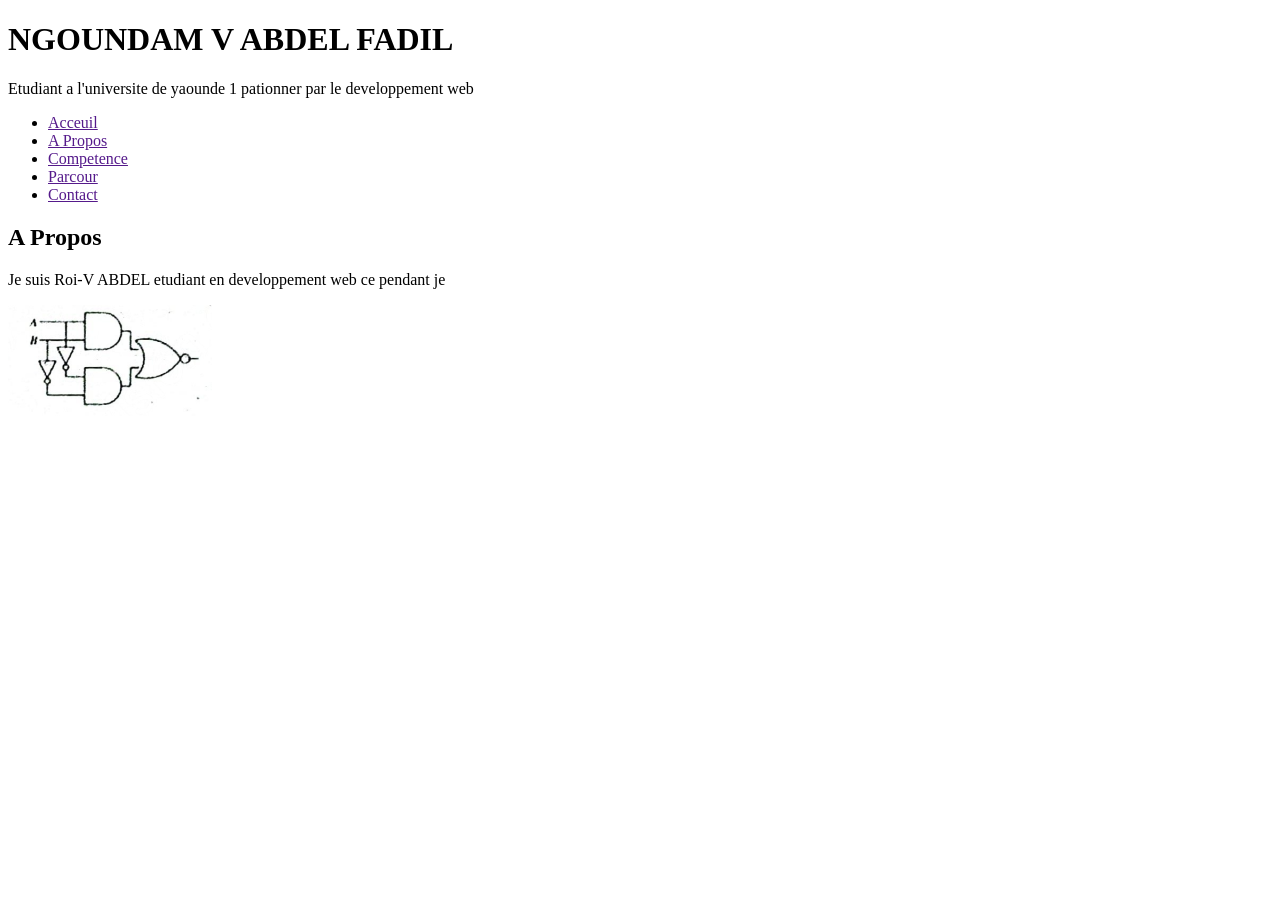
<file: portf.html>
<!DOCTYPE html>
<html lang="en">
<head>
    <meta charset="UTF-8">
    <meta name="viewport" content="width=device-width, initial-scale=1.0">
    <title>Portfolio</title>
</head>
<body>

    <!-- Entete de le page-->
     <header>
        <h1>NGOUNDAM V ABDEL FADIL</h1>
        <p>Etudiant a l'universite de yaounde 1 
            pationner par le developpement web
        </p>
     </header>

     <!--Menu de navigation-->
     <nav>
        <ul>
            <li><a href="">Acceuil</a></li>
            <li><a href="">A Propos</a></li>
            <li><a href="">Competence</a></li>
            <li><a href="">Parcour</a></li>
            <li><a href="">Contact</a></li>
            
        </ul>
     </nav>

     <!--Section A Propos-->
     <section>
        <h2>A Propos</h2>
        <p>Je suis Roi-V ABDEL etudiant en developpement web 
            ce pendant je   
        </p>
        <img src="Abdel.img.png" alt="">
     </section>
    
</body>
</html>
</file>
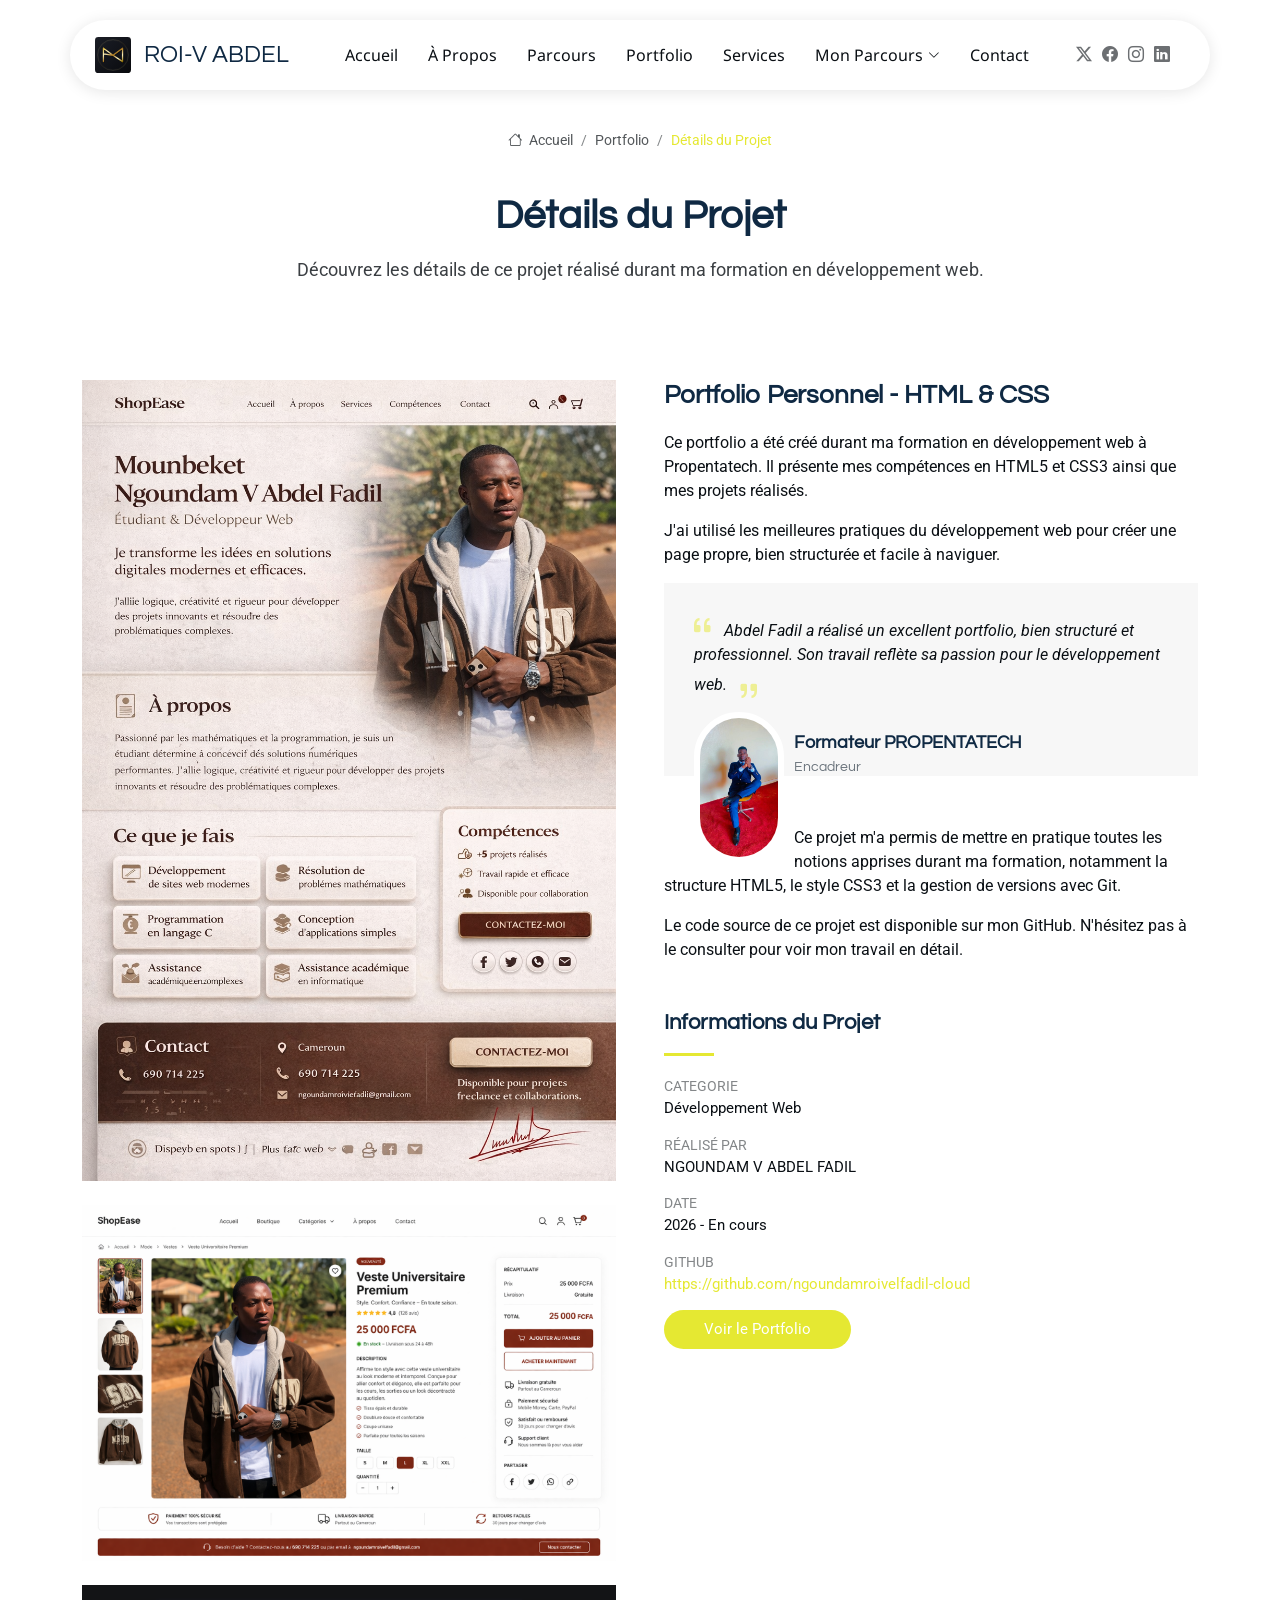
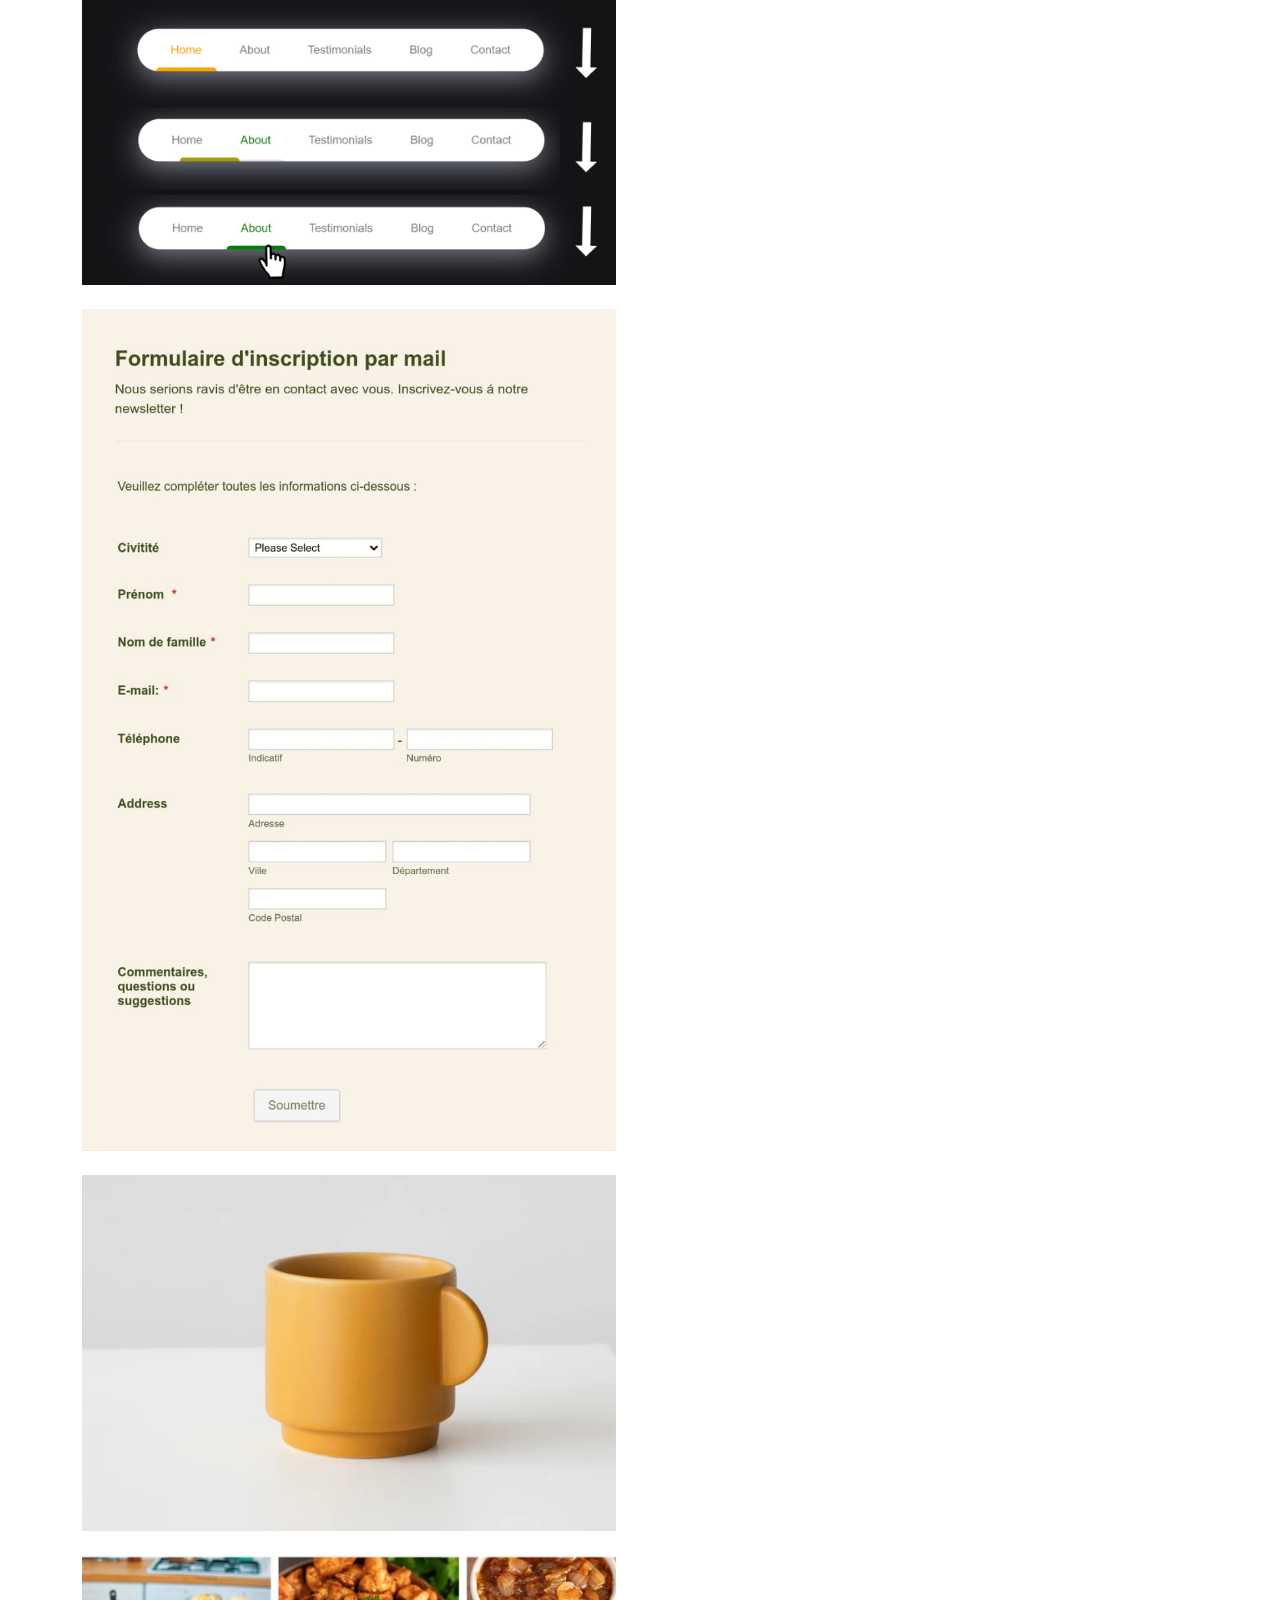
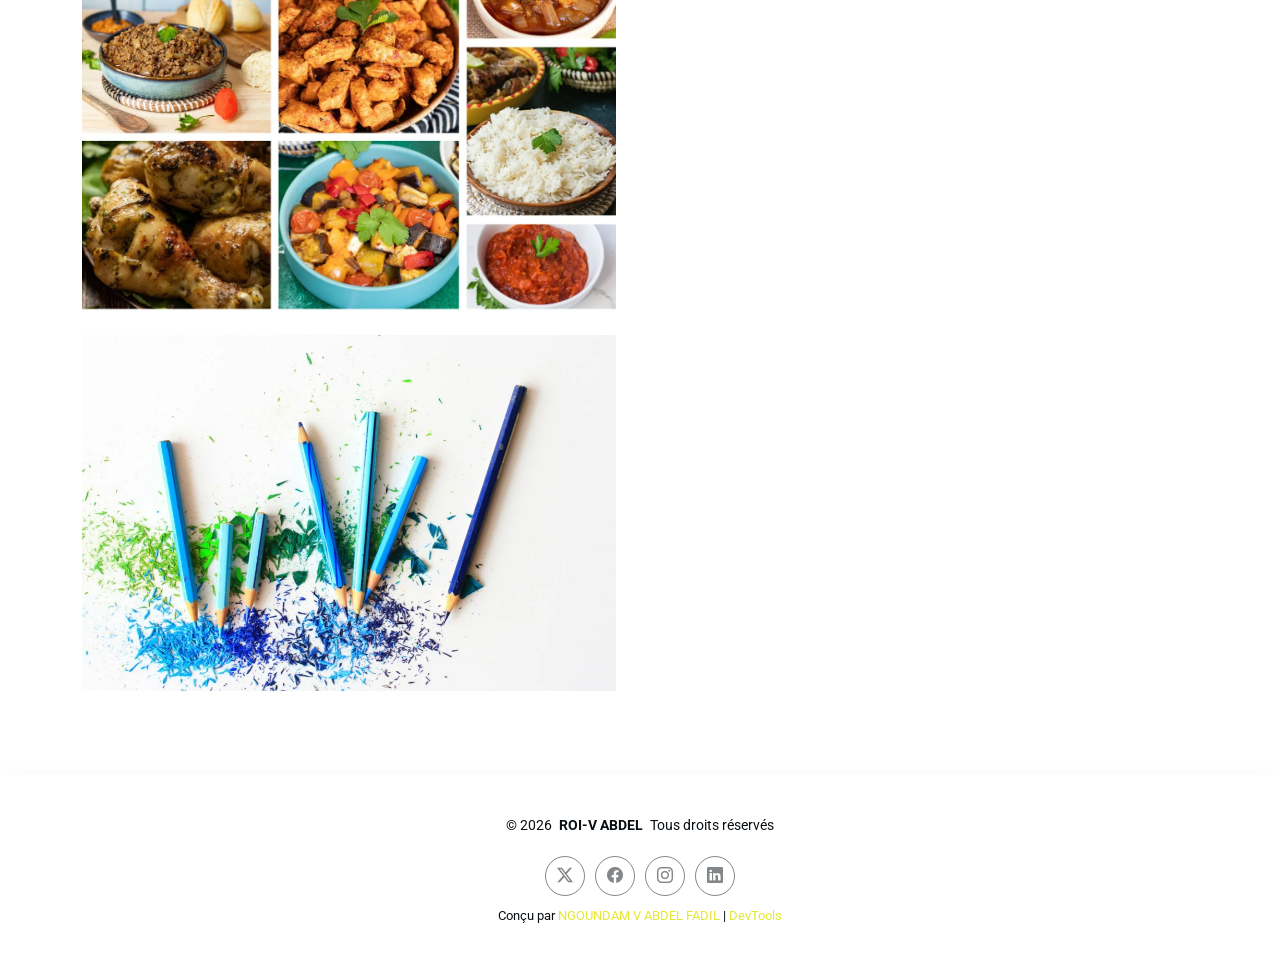
<file: portfolio-details.html>
<!DOCTYPE html>
<html lang="en">

<head>
  <meta charset="utf-8">
  <meta content="width=device-width, initial-scale=1.0" name="viewport">
  <title>Détails du Portfolio - NGOUNDAM V ABDEL FADIL</title>
  <meta name="description" content="">
  <meta name="keywords" content="">

  <!-- Favicons -->
  <link href="assets/img/favicon.png" rel="icon">
  <link href="assets/img/apple-touch-icon.png" rel="apple-touch-icon">

  <!-- Fonts -->
  <link href="https://fonts.googleapis.com" rel="preconnect">
  <link href="https://fonts.gstatic.com" rel="preconnect" crossorigin>
  <link href="https://fonts.googleapis.com/css2?family=Roboto:ital,wght@0,100;0,300;0,400;0,500;0,700;0,900;1,100;1,300;1,400;1,500;1,700;1,900&family=Noto+Sans:ital,wght@0,100;0,200;0,300;0,400;0,500;0,600;0,700;0,800;0,900;1,100;1,200;1,300;1,400;1,500;1,600;1,700;1,800;1,900&family=Questrial:wght@400&display=swap" rel="stylesheet">

  <!-- Vendor CSS Files -->
  <link href="assets/vendor/bootstrap/css/bootstrap.min.css" rel="stylesheet">
  <link href="assets/vendor/bootstrap-icons/bootstrap-icons.css" rel="stylesheet">
  <link href="assets/vendor/aos/aos.css" rel="stylesheet">
  <link href="assets/vendor/glightbox/css/glightbox.min.css" rel="stylesheet">
  <link href="assets/vendor/swiper/swiper-bundle.min.css" rel="stylesheet">

  <!-- Main CSS File -->
  <link href="assets/css/main.css" rel="stylesheet">

  <!-- =======================================================
  * Template Name: EasyFolio
  * Template URL: https://bootstrapmade.com/easyfolio-bootstrap-portfolio-template/
  * Updated: Feb 21 2025 with Bootstrap v5.3.3
  * Author: BootstrapMade.com
  * License: https://bootstrapmade.com/license/
  ======================================================== -->
</head>

<body class="portfolio-details-page">

  <header id="header" class="header d-flex align-items-center sticky-top">
    <div class="header-container container-fluid container-xl position-relative d-flex align-items-center justify-content-between">

      <a href="index.html" class="logo d-flex align-items-center me-auto me-xl-0">
        <!-- Uncomment the line below if you also wish to use an image logo -->
         <img src="assets/img/logo.svg" alt="">
        <h1 class="sitename">ROI-V ABDEL</h1>
      </a>

      <nav id="navmenu" class="navmenu">
        <ul>
          <li><a href="#hero">Accueil</a></li>
          <li><a href="#about">À Propos</a></li>
          <li><a href="#resume">Parcours</a></li>
          <li><a href="#portfolio">Portfolio</a></li>
          <li><a href="#services">Services</a></li>
          <li class="dropdown"><a href="#"><span>Mon Parcours</span> <i class="bi bi-chevron-down toggle-dropdown"></i></a>
            <ul>
              <li><a href="#">Formation</a></li>
              <li class="dropdown"><a href="#"><span>Compétences</span> <i class="bi bi-chevron-down toggle-dropdown"></i></a>
                <ul>
                  <li><a href="#">HTML & CSS</a></li>
                  <li><a href="#">JavaScript</a></li>
                  <li><a href="#">Git & GitHub</a></li>
                  <li><a href="#">Photoshop</a></li>
                  <li><a href="#">Projets</a></li>
                </ul>
              </li>
              <li><a href="#">Projets</a></li>
              <li><a href="#">Services</a></li>
              <li><a href="#">Contact</a></li>
            </ul>
          </li>
          <li><a href="#contact">Contact</a></li>
        </ul>
        <i class="mobile-nav-toggle d-xl-none bi bi-list"></i>
      </nav>

      <div class="header-social-links">
        <a href="#" class="twitter"><i class="bi bi-twitter-x"></i></a>
        <a href="#" class="facebook"><i class="bi bi-facebook"></i></a>
        <a href="#" class="instagram"><i class="bi bi-instagram"></i></a>
        <a href="#" class="linkedin"><i class="bi bi-linkedin"></i></a>
      </div>

    </div>
  </header>

  <main class="main">

    <!-- Page Title -->
    <div class="page-title">
      <div class="breadcrumbs">
        <nav aria-label="breadcrumb">
          <ol class="breadcrumb">
            <li class="breadcrumb-item"><a href="#"><i class="bi bi-house"></i> Accueil</a></li>
            <li class="breadcrumb-item"><a href="#">Portfolio</a></li>
            <li class="breadcrumb-item active current">Détails du Projet</li>
          </ol>
        </nav>
      </div>

      <div class="title-wrapper">
        <h1>Détails du Projet</h1>
        <p>Découvrez les détails de ce projet réalisé durant ma formation en développement web.</p>
      </div>
    </div><!-- End Page Title -->

    <!-- Portfolio Details Section -->
    <section id="portfolio-details" class="portfolio-details section">

      <div class="container" data-aos="fade-up">

        <div class="row gy-4 g-lg-5">
          <div class="col-lg-6">
            <img src="Presonnel1.png" class="img-fluid mb-4" alt="">
            <img src="E-Commerce1.png" class="img-fluid mb-4" alt="">
            <img src="Navigation.jpeg" class="img-fluid mb-4" alt="">
            <img src="Inscription.jpeg" class="img-fluid mb-4" alt="">
            <img src="assets/img/portfolio/portfolio-5.webp" class="img-fluid mb-4" alt="">
            <img src="Recette de cuisine.jpeg" class="img-fluid mb-4" alt="">
            <img src="assets/img/portfolio/portfolio-8.webp" class="img-fluid mb-4" alt="">
          </div>

          <div class="col-lg-6">

            <div class="position-sticky" style="top: 40px">
              <div class="portfolio-description">
                <h2>Portfolio Personnel - HTML & CSS</h2>
                <p>
                  Ce portfolio a été créé durant ma formation en développement web à Propentatech. 
                  Il présente mes compétences en HTML5 et CSS3 ainsi que mes projets réalisés.
                </p>
                <p>
                  J'ai utilisé les meilleures pratiques du développement web 
                  pour créer une page propre, bien structurée et facile à naviguer.
                </p>

                <div class="testimonial-item">
                  <p>
                    <i class="bi bi-quote quote-icon-left"></i>
                    <span>Abdel Fadil a réalisé un excellent portfolio, bien structuré et professionnel.
                       Son travail reflète sa passion pour le développement web.</span>
                    <i class="bi bi-quote quote-icon-right"></i>
                  </p>
                  <div>
                    <img src="Cherif.jpeg" class="testimonial-img" alt="">
                    <h3>Formateur PROPENTATECH</h3>
                    <h4>Encadreur</h4>
                  </div>
                </div>

                <p>
                  Ce projet m'a permis de mettre en pratique toutes les notions apprises durant ma formation, 
                  notamment la structure HTML5, le style CSS3 et la gestion de versions avec Git.
                </p>

                <p>
                  Le code source de ce projet est disponible sur mon GitHub.
                   N'hésitez pas à le consulter pour voir mon travail en détail.
                </p>

              </div>

              <div class="portfolio-info mt-5">
                <h3>Informations du Projet</h3>
                <ul>
                  <li><strong>Categorie</strong> Développement Web</li>
                  <li><strong>Réalisé par</strong> NGOUNDAM V ABDEL FADIL</li>
                  <li><strong>Date</strong> 2026 - En cours</li>
                  <li><strong>GitHub</strong> <a href="#">https://github.com/ngoundamroivelfadil-cloud</a></li>
                  <li><a href="#" class="btn-visit align-self-start">Voir le Portfolio</a></li>
                </ul>
              </div>
            </div>

          </div>
        </div>

      </div>

    </section><!-- /Portfolio Details Section -->

  </main>

  <footer id="footer" class="footer">

    <div class="container">
      <div class="copyright text-center ">
        <p>© <span>2026</span> <strong class="px-1 sitename">ROI-V ABDEL</strong> <span>Tous droits réservés</span></p>
      </div>
      <div class="social-links d-flex justify-content-center">
        <a href=""><i class="bi bi-twitter-x"></i></a>
        <a href=""><i class="bi bi-facebook"></i></a>
        <a href=""><i class="bi bi-instagram"></i></a>
        <a href=""><i class="bi bi-linkedin"></i></a>
      </div>
      <div class="credits">
        <!-- All the links in the footer should remain intact. -->
        <!-- You can delete the links only if you've purchased the pro version. -->
        <!-- Licensing information: https://bootstrapmade.com/license/ -->
        <!-- Purchase the pro version with working PHP/AJAX contact form: [buy-url] -->
        Conçu par <a href="https://github.com/ngoundamroivelfadil-cloud/">NGOUNDAM V ABDEL FADIL</a> | <a href="https://bootstrapmade.com/tools/">DevTools</a>
      </div>
    </div>

  </footer>

  <!-- Scroll Top -->
  <a href="#" id="scroll-top" class="scroll-top d-flex align-items-center justify-content-center"><i class="bi bi-arrow-up-short"></i></a>

  <!-- Vendor JS Files -->
  <script src="assets/vendor/bootstrap/js/bootstrap.bundle.min.js"></script>
  <script src="assets/vendor/php-email-form/validate.js"></script>
  <script src="assets/vendor/aos/aos.js"></script>
  <script src="assets/vendor/waypoints/noframework.waypoints.js"></script>
  <script src="assets/vendor/glightbox/js/glightbox.min.js"></script>
  <script src="assets/vendor/imagesloaded/imagesloaded.pkgd.min.js"></script>
  <script src="assets/vendor/isotope-layout/isotope.pkgd.min.js"></script>
  <script src="assets/vendor/swiper/swiper-bundle.min.js"></script>

  <!-- Main JS File -->
  <script src="assets/js/main.js"></script>

</body>

</html>
</file>
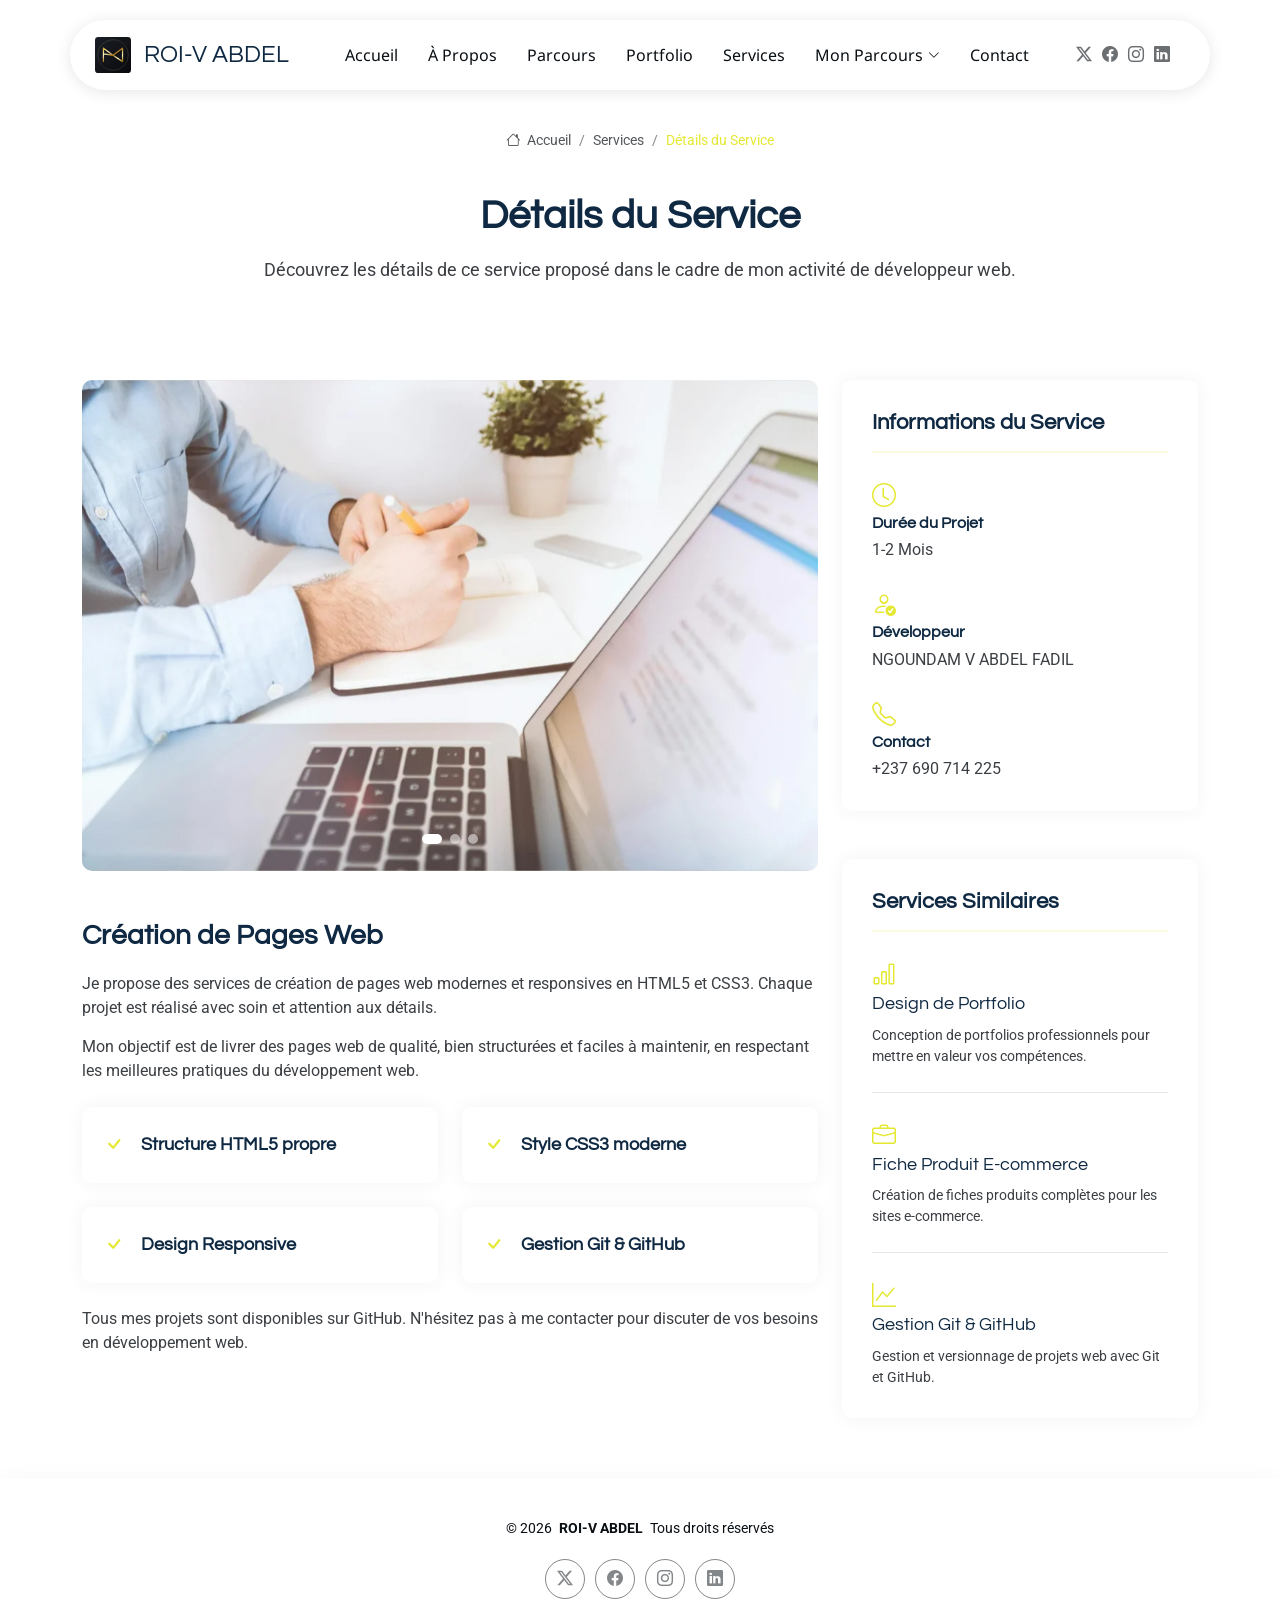
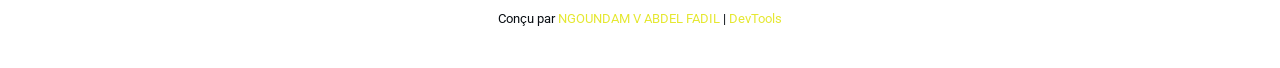
<file: service-details.html>
<!DOCTYPE html>
<html lang="fr">

<head>
  <meta charset="utf-8">
  <meta content="width=device-width, initial-scale=1.0" name="viewport">
  <title>Détails du Service - NGOUNDAM V ABDEL FADIL</title>
  <meta name="description" content="">
  <meta name="keywords" content="">

  <!-- Favicons -->
  <link href="assets/img/favicon.png" rel="icon">
  <link href="assets/img/apple-touch-icon.png" rel="apple-touch-icon">

  <!-- Fonts -->
  <link href="https://fonts.googleapis.com" rel="preconnect">
  <link href="https://fonts.gstatic.com" rel="preconnect" crossorigin>
  <link href="https://fonts.googleapis.com/css2?family=Roboto:ital,wght@0,100;0,300;0,400;0,500;0,700;0,900;1,100;1,300;1,400;1,500;1,700;1,900&family=Noto+Sans:ital,wght@0,100;0,200;0,300;0,400;0,500;0,600;0,700;0,800;0,900;1,100;1,200;1,300;1,400;1,500;1,600;1,700;1,800;1,900&family=Questrial:wght@400&display=swap" rel="stylesheet">

  <!-- Vendor CSS Files -->
  <link href="assets/vendor/bootstrap/css/bootstrap.min.css" rel="stylesheet">
  <link href="assets/vendor/bootstrap-icons/bootstrap-icons.css" rel="stylesheet">
  <link href="assets/vendor/aos/aos.css" rel="stylesheet">
  <link href="assets/vendor/glightbox/css/glightbox.min.css" rel="stylesheet">
  <link href="assets/vendor/swiper/swiper-bundle.min.css" rel="stylesheet">

  <!-- Main CSS File -->
  <link href="assets/css/main.css" rel="stylesheet">

  <!-- =======================================================
  * Template Name: EasyFolio
  * Template URL: https://bootstrapmade.com/easyfolio-bootstrap-portfolio-template/
  * Updated: Feb 21 2025 with Bootstrap v5.3.3
  * Author: BootstrapMade.com
  * License: https://bootstrapmade.com/license/
  ======================================================== -->
</head>

<body class="service-details-page">

  <header id="header" class="header d-flex align-items-center sticky-top">
    <div class="header-container container-fluid container-xl position-relative d-flex align-items-center justify-content-between">

      <a href="index.html" class="logo d-flex align-items-center me-auto me-xl-0">
        <!-- Uncomment the line below if you also wish to use an image logo -->
        <img src="assets/img/logo.svg" alt=""> 
        <h1 class="sitename">ROI-V ABDEL</h1>
      </a>

      <nav id="navmenu" class="navmenu">
        <ul>
          <li><a href="#hero">Accueil</a></li>
          <li><a href="#about">À Propos</a></li>
          <li><a href="#resume">Parcours</a></li>
          <li><a href="#portfolio">Portfolio</a></li>
          <li><a href="#services">Services</a></li>
          <li class="dropdown"><a href="#"><span>Mon Parcours</span> <i class="bi bi-chevron-down toggle-dropdown"></i></a>
            <ul>
              <li><a href="#">Formation</a></li>
              <li class="dropdown"><a href="#"><span>Compétences</span> <i class="bi bi-chevron-down toggle-dropdown"></i></a>
                <ul>
                  <li><a href="#">HTML & CSS</a></li>
                  <li><a href="#">JavaScript</a></li>
                  <li><a href="#">Git & GitHub</a></li>
                  <li><a href="#">Photoshop</a></li>
                  <li><a href="#">Projets</a></li>
                </ul>
              </li>
              <li><a href="#">Projets</a></li>
              <li><a href="#">Services</a></li>
              <li><a href="#">Contact</a></li>
            </ul>
          </li>
          <li><a href="#contact">Contact</a></li>
        </ul>
        <i class="mobile-nav-toggle d-xl-none bi bi-list"></i>
      </nav>

      <div class="header-social-links">
        <a href="#" class="twitter"><i class="bi bi-twitter-x"></i></a>
        <a href="#" class="facebook"><i class="bi bi-facebook"></i></a>
        <a href="#" class="instagram"><i class="bi bi-instagram"></i></a>
        <a href="#" class="linkedin"><i class="bi bi-linkedin"></i></a>
      </div>

    </div>
  </header>

  <main class="main">

    <!-- Page Title -->
    <div class="page-title">
      <div class="breadcrumbs">
        <nav aria-label="breadcrumb">
          <ol class="breadcrumb">
            <li class="breadcrumb-item"><a href="#"><i class="bi bi-house"></i> Accueil</a></li>
            <li class="breadcrumb-item"><a href="#">Services</a></li>
            <li class="breadcrumb-item active current">Détails du Service</li>
          </ol>
        </nav>
      </div>

      <div class="title-wrapper">
        <h1>Détails du Service</h1>
        <p>Découvrez les détails de ce service proposé dans le cadre de mon activité de développeur web.</p>
      </div>
    </div><!-- End Page Title -->

    <!-- Service Details Section -->
    <section id="service-details" class="service-details section">

      <div class="container" data-aos="fade-up" data-aos-delay="100">

        <div class="row gy-4">

          <div class="col-lg-8">
            <div class="service-details-slider swiper init-swiper">
              <script type="application/json" class="swiper-config">
                {
                  "loop": true,
                  "speed": 600,
                  "autoplay": {
                    "delay": 5000
                  },
                  "slidesPerView": 1,
                  "pagination": {
                    "el": ".swiper-pagination",
                    "type": "bullets",
                    "clickable": true
                  }
                }
              </script>
              <div class="swiper-wrapper align-items-center">
                <div class="swiper-slide">
                  <img src="assets/img/services/services-1.webp" alt="" class="img-fluid" loading="lazy">
                </div>
                <div class="swiper-slide">
                  <img src="assets/img/services/services-2.webp" alt="" class="img-fluid" loading="lazy">
                </div>
                <div class="swiper-slide">
                  <img src="assets/img/services/services-3.webp" alt="" class="img-fluid" loading="lazy">
                </div>
              </div>
              <div class="swiper-pagination"></div>
            </div>

            <div class="content mt-5">
              <h3>Création de Pages Web</h3>
              <p>
                Je propose des services de création de pages web modernes et responsives en HTML5 et CSS3.
                 Chaque projet est réalisé avec soin et attention aux détails.
              </p>
              <p>
                Mon objectif est de livrer des pages web de qualité, bien structurées et faciles 
                à maintenir, en respectant les meilleures pratiques du développement web.
              </p>

              <div class="features mt-4">
                <div class="row gy-4">
                  <div class="col-md-6" data-aos="fade-up" data-aos-delay="100">
                    <div class="feature-box d-flex align-items-center">
                      <i class="bi bi-check"></i>
                      <h4>Structure HTML5 propre</h4>
                    </div>
                  </div>
                  <div class="col-md-6" data-aos="fade-up" data-aos-delay="200">
                    <div class="feature-box d-flex align-items-center">
                      <i class="bi bi-check"></i>
                      <h4>Style CSS3 moderne</h4>
                    </div>
                  </div>
                  <div class="col-md-6" data-aos="fade-up" data-aos-delay="300">
                    <div class="feature-box d-flex align-items-center">
                      <i class="bi bi-check"></i>
                      <h4>Design Responsive</h4>
                    </div>
                  </div>
                  <div class="col-md-6" data-aos="fade-up" data-aos-delay="400">
                    <div class="feature-box d-flex align-items-center">
                      <i class="bi bi-check"></i>
                      <h4>Gestion Git & GitHub</h4>
                    </div>
                  </div>
                </div>
              </div>

              <p class="mt-4">
                Tous mes projets sont disponibles sur GitHub.
                 N'hésitez pas à me contacter pour discuter de vos besoins en développement web.
              </p>
            </div>
          </div>

          <div class="col-lg-4">
            <div class="service-info">
              <h4>Informations du Service</h4>
              <div class="info-item">
                <i class="bi bi-clock"></i>
                <h5>Durée du Projet</h5>
                <p>1-2 Mois</p>
              </div>
              <div class="info-item">
                <i class="bi bi-person-check"></i>
                <h5>Développeur</h5>
                <p>NGOUNDAM V ABDEL FADIL</p>
              </div>
              <div class="info-item">
                <i class="bi bi-telephone"></i>
                <h5>Contact</h5>
                <p>+237 690 714 225</p>
              </div>
            </div>

            <div class="related-services mt-5">
              <h4>Services Similaires</h4>
              <div class="service-item">
                <i class="bi bi-bar-chart"></i>
                <h5><a href="#">Design de Portfolio</a></h5>
                <p>Conception de portfolios professionnels pour mettre en valeur vos compétences.</p>
              </div>
              <div class="service-item">
                <i class="bi bi-briefcase"></i>
                <h5><a href="#">Fiche Produit E-commerce</a></h5>
                <p>Création de fiches produits complètes pour les sites e-commerce.</p>
              </div>
              <div class="service-item">
                <i class="bi bi-graph-up"></i>
                <h5><a href="#">Gestion Git & GitHub</a></h5>
                <p>Gestion et versionnage de projets web avec Git et GitHub.</p>
              </div>
            </div>
          </div>

        </div>

      </div>

    </section><!-- /Service Details Section -->

  </main>

  <footer id="footer" class="footer">

    <div class="container">
      <div class="copyright text-center ">
        <p>© <span></span>2026 <strong class="px-1 sitename">ROI-V ABDEL</strong> <span>Tous droits réservés</span></p>
      </div>
      <div class="social-links d-flex justify-content-center">
        <a href=""><i class="bi bi-twitter-x"></i></a>
        <a href=""><i class="bi bi-facebook"></i></a>
        <a href=""><i class="bi bi-instagram"></i></a>
        <a href=""><i class="bi bi-linkedin"></i></a>
      </div>
      <div class="credits">
        <!-- All the links in the footer should remain intact. -->
        <!-- You can delete the links only if you've purchased the pro version. -->
        <!-- Licensing information: https://bootstrapmade.com/license/ -->
        <!-- Purchase the pro version with working PHP/AJAX contact form: [buy-url] -->
        Conçu par <a href="https://github.com/ngoundamroivelfadil-cloud/">NGOUNDAM V ABDEL FADIL</a> | <a href="https://bootstrapmade.com/tools/">DevTools</a>
      </div>
    </div>

  </footer>

  <!-- Scroll Top -->
  <a href="#" id="scroll-top" class="scroll-top d-flex align-items-center justify-content-center"><i class="bi bi-arrow-up-short"></i></a>

  <!-- Vendor JS Files -->
  <script src="assets/vendor/bootstrap/js/bootstrap.bundle.min.js"></script>
  <script src="assets/vendor/php-email-form/validate.js"></script>
  <script src="assets/vendor/aos/aos.js"></script>
  <script src="assets/vendor/waypoints/noframework.waypoints.js"></script>
  <script src="assets/vendor/glightbox/js/glightbox.min.js"></script>
  <script src="assets/vendor/imagesloaded/imagesloaded.pkgd.min.js"></script>
  <script src="assets/vendor/isotope-layout/isotope.pkgd.min.js"></script>
  <script src="assets/vendor/swiper/swiper-bundle.min.js"></script>

  <!-- Main JS File -->
  <script src="assets/js/main.js"></script>

</body>

</html>
</file>
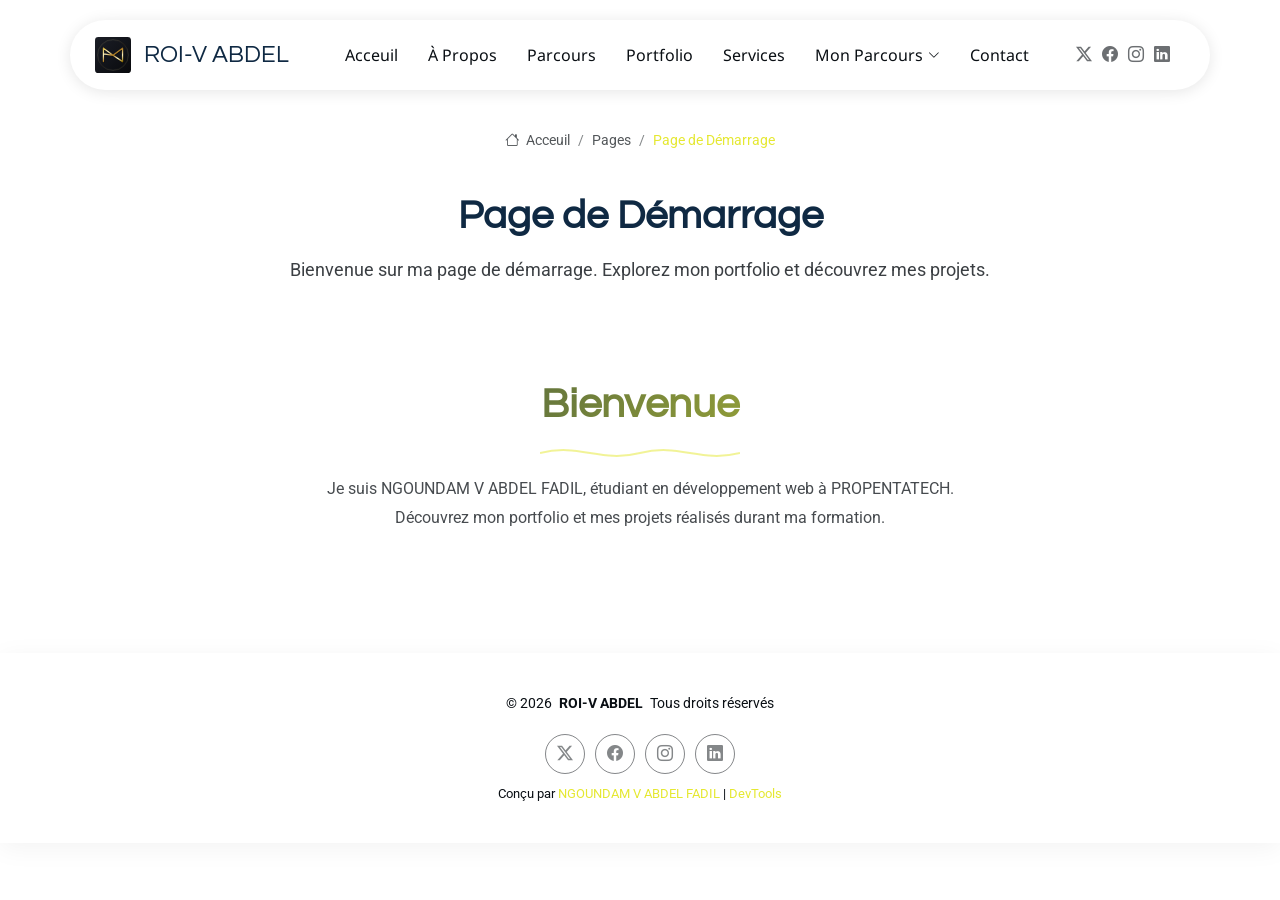
<file: starter-page.html>
<!DOCTYPE html>
<html lang="en">

<head>
  <meta charset="utf-8">
  <meta content="width=device-width, initial-scale=1.0" name="viewport">
  <title>Page de Démarrage - NGOUNDAM V ABDEL FADIL</title>
  <meta name="description" content="">
  <meta name="keywords" content="">

  <!-- Favicons -->
  <link href="assets/img/favicon.png" rel="icon">
  <link href="assets/img/apple-touch-icon.png" rel="apple-touch-icon">

  <!-- Fonts -->
  <link href="https://fonts.googleapis.com" rel="preconnect">
  <link href="https://fonts.gstatic.com" rel="preconnect" crossorigin>
  <link href="https://fonts.googleapis.com/css2?family=Roboto:ital,wght@0,100;0,300;0,400;0,500;0,700;0,900;1,100;1,300;1,400;1,500;1,700;1,900&family=Noto+Sans:ital,wght@0,100;0,200;0,300;0,400;0,500;0,600;0,700;0,800;0,900;1,100;1,200;1,300;1,400;1,500;1,600;1,700;1,800;1,900&family=Questrial:wght@400&display=swap" rel="stylesheet">

  <!-- Vendor CSS Files -->
  <link href="assets/vendor/bootstrap/css/bootstrap.min.css" rel="stylesheet">
  <link href="assets/vendor/bootstrap-icons/bootstrap-icons.css" rel="stylesheet">
  <link href="assets/vendor/aos/aos.css" rel="stylesheet">
  <link href="assets/vendor/glightbox/css/glightbox.min.css" rel="stylesheet">
  <link href="assets/vendor/swiper/swiper-bundle.min.css" rel="stylesheet">

  <!-- Main CSS File -->
  <link href="assets/css/main.css" rel="stylesheet">

  <!-- =======================================================
  * Template Name: EasyFolio
  * Template URL: https://bootstrapmade.com/easyfolio-bootstrap-portfolio-template/
  * Updated: Feb 21 2025 with Bootstrap v5.3.3
  * Author: BootstrapMade.com
  * License: https://bootstrapmade.com/license/
  ======================================================== -->
</head>

<body class="starter-page-page">

  <header id="header" class="header d-flex align-items-center sticky-top">
    <div class="header-container container-fluid container-xl position-relative d-flex align-items-center justify-content-between">

      <a href="index.html" class="logo d-flex align-items-center me-auto me-xl-0">
        <!-- Uncomment the line below if you also wish to use an image logo -->
        <img src="assets/img/logo.svg" alt=""> 
        <h1 class="sitename">ROI-V ABDEL</h1>
      </a>

      <nav id="navmenu" class="navmenu">
        <ul>
          <li><a href="#hero">Acceuil</a></li>
          <li><a href="#about">À Propos</a></li>
          <li><a href="#resume">Parcours</a></li>
          <li><a href="#portfolio">Portfolio</a></li>
          <li><a href="#services">Services</a></li>
          <li class="dropdown"><a href="#"><span>Mon Parcours</span> <i class="bi bi-chevron-down toggle-dropdown"></i></a>
            <ul>
              <li><a href="#">Formation</a></li>
              <li class="dropdown"><a href="#"><span>Compétences</span> <i class="bi bi-chevron-down toggle-dropdown"></i></a>
                <ul>
                  <li><a href="#">HTML & CSS</a></li>
                  <li><a href="#skills">JavaScript</a></li>
                  <li><a href="#skills">Git & GitHub</a></li>
                  <li><a href="#skills">Photoshop</a></li>
                  <li><a href="#portfolio">Projets</a></li>
                </ul>
              </li>
              <li><a href="#">Projets</a></li>
              <li><a href="#">Services</a></li>
              <li><a href="#">Contact</a></li>
            </ul>
          </li>
          <li><a href="#contact">Contact</a></li>
        </ul>
        <i class="mobile-nav-toggle d-xl-none bi bi-list"></i>
      </nav>

      <div class="header-social-links">
        <a href="#" class="twitter"><i class="bi bi-twitter-x"></i></a>
        <a href="#" class="facebook"><i class="bi bi-facebook"></i></a>
        <a href="#" class="instagram"><i class="bi bi-instagram"></i></a>
        <a href="#" class="linkedin"><i class="bi bi-linkedin"></i></a>
      </div>

    </div>
  </header>

  <main class="main">

    <!-- Page Title -->
    <div class="page-title">
      <div class="breadcrumbs">
        <nav aria-label="breadcrumb">
          <ol class="breadcrumb">
            <li class="breadcrumb-item"><a href="#"><i class="bi bi-house"></i> Acceuil</a></li>
            <li class="breadcrumb-item"><a href="#">Pages</a></li>
            <li class="breadcrumb-item active current">Page de Démarrage</li>
          </ol>
        </nav>
      </div>

      <div class="title-wrapper">
        <h1>Page de Démarrage</h1>
        <p>Bienvenue sur ma page de démarrage. Explorez mon portfolio et découvrez mes projets.</p>
      </div>
    </div><!-- End Page Title -->

    <!-- Starter Section Section -->
    <section id="starter-section" class="starter-section section">

      <!-- Section Title -->
      <div class="container section-title" data-aos="fade-up">
        <h2>Bienvenue</h2>
        <div class="title-shape">
          <svg viewBox="0 0 200 20" xmlns="http://www.w3.org/2000/svg">
            <path d="M 0,10 C 40,0 60,20 100,10 C 140,0 160,20 200,10" fill="none" stroke="currentColor" stroke-width="2"></path>
          </svg>
        </div>
        
      <div class="container" data-aos="fade-up">
        <p>Je suis NGOUNDAM V ABDEL FADIL, étudiant en développement web à PROPENTATECH. 
          Découvrez mon portfolio et mes projets réalisés durant ma formation.</p>
      </div>

    </section><!-- /Starter Section Section -->

  </main>

  <footer id="footer" class="footer">

    <div class="container">
      <div class="copyright text-center ">
        <p>© <span>2026</span> <strong class="px-1 sitename">ROI-V ABDEL</strong> <span>Tous droits réservés</span></p>
      </div>
      <div class="social-links d-flex justify-content-center">
        <a href=""><i class="bi bi-twitter-x"></i></a>
        <a href=""><i class="bi bi-facebook"></i></a>
        <a href=""><i class="bi bi-instagram"></i></a>
        <a href=""><i class="bi bi-linkedin"></i></a>
      </div>
      <div class="credits">
        <!-- All the links in the footer should remain intact. -->
        <!-- You can delete the links only if you've purchased the pro version. -->
        <!-- Licensing information: https://bootstrapmade.com/license/ -->
        <!-- Purchase the pro version with working PHP/AJAX contact form: [buy-url] -->
        Conçu par <a href="https://github.com/ngoundamroivelfadil-cloud">NGOUNDAM V ABDEL FADIL</a> | <a href="https://bootstrapmade.com/tools/">DevTools</a>
      </div>
    </div>

  </footer>

  <!-- Scroll Top -->
  <a href="#" id="scroll-top" class="scroll-top d-flex align-items-center justify-content-center"><i class="bi bi-arrow-up-short"></i></a>

  <!-- Vendor JS Files -->
  <script src="assets/vendor/bootstrap/js/bootstrap.bundle.min.js"></script>
  <script src="assets/vendor/php-email-form/validate.js"></script>
  <script src="assets/vendor/aos/aos.js"></script>
  <script src="assets/vendor/waypoints/noframework.waypoints.js"></script>
  <script src="assets/vendor/glightbox/js/glightbox.min.js"></script>
  <script src="assets/vendor/imagesloaded/imagesloaded.pkgd.min.js"></script>
  <script src="assets/vendor/isotope-layout/isotope.pkgd.min.js"></script>
  <script src="assets/vendor/swiper/swiper-bundle.min.js"></script>

  <!-- Main JS File -->
  <script src="assets/js/main.js"></script>

</body>

</html>
</file>
<file: assets/css/main.css>
/**
* Template Name: EasyFolio
* Template URL: https://bootstrapmade.com/easyfolio-bootstrap-portfolio-template/
* Updated: Feb 21 2025 with Bootstrap v5.3.3
* Author: BootstrapMade.com
* License: https://bootstrapmade.com/license/
*/

/*--------------------------------------------------------------
# Font & Color Variables
# Help: https://bootstrapmade.com/color-system/
--------------------------------------------------------------*/
/* Fonts */
:root {
  --default-font: "Roboto",  system-ui, -apple-system, "Segoe UI", Roboto, "Helvetica Neue", Arial, "Noto Sans", "Liberation Sans", sans-serif, "Apple Color Emoji", "Segoe UI Emoji", "Segoe UI Symbol", "Noto Color Emoji";
  --heading-font: "Questrial",  sans-serif;
  --nav-font: "Noto Sans",  sans-serif;
}

/* Global Colors - The following color variables are used throughout the website. Updating them here will change the color scheme of the entire website */
:root { 
  --background-color: #ffffff; /* Background color for the entire website, including individual sections */
  --default-color: #0a0f14; /* Default color used for the majority of the text content across the entire website */
  --heading-color: #0f2943; /* Color for headings, subheadings and title throughout the website */
  --accent-color: #e5e832; /* Accent color that represents your brand on the website. It's used for buttons, links, and other elements that need to stand out */
  --surface-color: #ffffff; /* The surface color is used as a background of boxed elements within sections, such as cards, icon boxes, or other elements that require a visual separation from the global background. */
  --contrast-color: #ffffff; /* Contrast color for text, ensuring readability against backgrounds of accent, heading, or default colors. */
}

/* Nav Menu Colors - The following color variables are used specifically for the navigation menu. They are separate from the global colors to allow for more customization options */
:root {
  --nav-color: #0a0f14;  /* The default color of the main navmenu links */
  --nav-hover-color: #e87532; /* Applied to main navmenu links when they are hovered over or active */
  --nav-mobile-background-color: #ffffff; /* Used as the background color for mobile navigation menu */
  --nav-dropdown-background-color: #ffffff; /* Used as the background color for dropdown items that appear when hovering over primary navigation items */
  --nav-dropdown-color: #0a0f14; /* Used for navigation links of the dropdown items in the navigation menu. */
  --nav-dropdown-hover-color: #e87532; /* Similar to --nav-hover-color, this color is applied to dropdown navigation links when they are hovered over. */
}

/* Color Presets - These classes override global colors when applied to any section or element, providing reuse of the sam color scheme. */

.light-background {
  --background-color: #faf9fb;
  --surface-color: #ffffff;
}

.dark-background {
  --background-color: #060606;
  --default-color: #ffffff;
  --heading-color: #ffffff;
  --surface-color: #252525;
  --contrast-color: #ffffff;
}

/* Smooth scroll */
:root {
  scroll-behavior: smooth;
}

/*--------------------------------------------------------------
# General Styling & Shared Classes
--------------------------------------------------------------*/
body {
  color: var(--default-color);
  background-color: var(--background-color);
  font-family: var(--default-font);
}

a {
  color: var(--accent-color);
  text-decoration: none;
  transition: 0.3s;
}

a:hover {
  color: color-mix(in srgb, var(--accent-color), transparent 25%);
  text-decoration: none;
}

h1,
h2,
h3,
h4,
h5,
h6 {
  color: var(--heading-color);
  font-family: var(--heading-font);
}

/* PHP Email Form Messages
------------------------------*/
.php-email-form .error-message {
  display: none;
  background: #df1529;
  color: #ffffff;
  text-align: left;
  padding: 15px;
  margin-bottom: 24px;
  font-weight: 600;
}

.php-email-form .sent-message {
  display: none;
  color: #ffffff;
  background: #059652;
  text-align: center;
  padding: 15px;
  margin-bottom: 24px;
  font-weight: 600;
}

.php-email-form .loading {
  display: none;
  background: var(--surface-color);
  text-align: center;
  padding: 15px;
  margin-bottom: 24px;
}

.php-email-form .loading:before {
  content: "";
  display: inline-block;
  border-radius: 50%;
  width: 24px;
  height: 24px;
  margin: 0 10px -6px 0;
  border: 3px solid var(--accent-color);
  border-top-color: var(--surface-color);
  animation: php-email-form-loading 1s linear infinite;
}

@keyframes php-email-form-loading {
  0% {
    transform: rotate(0deg);
  }

  100% {
    transform: rotate(360deg);
  }
}

/*--------------------------------------------------------------
# Global Header
--------------------------------------------------------------*/
.header {
  color: var(--default-color);
  background-color: var(--background-color);
  padding: 20px 0;
  transition: all 0.5s;
  z-index: 997;
}

.header .header-container {
  background: var(--surface-color);
  border-radius: 50px;
  padding: 5px 25px;
  box-shadow: 0px 2px 15px rgba(0, 0, 0, 0.1);
}

.header .logo {
  line-height: 1;
}

.header .logo img {
  max-height: 36px;
  margin-right: 8px;
}

.header .logo h1 {
  font-size: 24px;
  margin: 0;
  padding-left: 5px;
  font-weight: 500;
  color: var(--heading-color);
}

.header .header-social-links {
  padding-right: 15px;
}

.header .header-social-links a {
  color: color-mix(in srgb, var(--default-color), transparent 40%);
  padding-left: 6px;
  display: inline-block;
  transition: 0.3s;
  font-size: 16px;
}

.header .header-social-links a:hover {
  color: var(--accent-color);
}

.header .header-social-links a i {
  line-height: 0px;
}

@media (max-width: 1200px) {
  .header {
    padding-top: 10px;
  }

  .header .header-container {
    margin-left: 10px;
    margin-right: 10px;
    padding: 10px 5px 10px 15px;
  }

  .header .logo {
    order: 1;
  }

  .header .header-social-links {
    order: 2;
  }

  .header .navmenu {
    order: 3;
  }
}

/*--------------------------------------------------------------
# Navigation Menu
--------------------------------------------------------------*/
/* Navmenu - Desktop */
@media (min-width: 1200px) {
  .navmenu {
    padding: 0;
  }

  .navmenu ul {
    margin: 0;
    padding: 0;
    display: flex;
    list-style: none;
    align-items: center;
  }

  .navmenu li {
    position: relative;
  }

  .navmenu a,
  .navmenu a:focus {
    color: var(--nav-color);
    padding: 18px 15px;
    font-size: 16px;
    font-family: var(--nav-font);
    font-weight: 400;
    display: flex;
    align-items: center;
    justify-content: space-between;
    white-space: nowrap;
    transition: 0.3s;
  }

  .navmenu a i,
  .navmenu a:focus i {
    font-size: 12px;
    line-height: 0;
    margin-left: 5px;
    transition: 0.3s;
  }

  .navmenu li:last-child a {
    padding-right: 0;
  }

  .navmenu li:hover>a,
  .navmenu .active,
  .navmenu .active:focus {
    color: var(--nav-hover-color);
  }

  .navmenu .dropdown ul {
    margin: 0;
    padding: 10px 0;
    background: var(--nav-dropdown-background-color);
    display: block;
    position: absolute;
    visibility: hidden;
    left: 14px;
    top: 130%;
    opacity: 0;
    transition: 0.3s;
    border-radius: 4px;
    z-index: 99;
    box-shadow: 0px 0px 30px rgba(0, 0, 0, 0.1);
  }

  .navmenu .dropdown ul li {
    min-width: 200px;
  }

  .navmenu .dropdown ul a {
    padding: 10px 20px;
    font-size: 15px;
    text-transform: none;
    color: var(--nav-dropdown-color);
  }

  .navmenu .dropdown ul a i {
    font-size: 12px;
  }

  .navmenu .dropdown ul a:hover,
  .navmenu .dropdown ul .active:hover,
  .navmenu .dropdown ul li:hover>a {
    color: var(--nav-dropdown-hover-color);
  }

  .navmenu .dropdown:hover>ul {
    opacity: 1;
    top: 100%;
    visibility: visible;
  }

  .navmenu .dropdown .dropdown ul {
    top: 0;
    left: -90%;
    visibility: hidden;
  }

  .navmenu .dropdown .dropdown:hover>ul {
    opacity: 1;
    top: 0;
    left: -100%;
    visibility: visible;
  }
}

/* Navmenu - Mobile */
@media (max-width: 1199px) {
  .mobile-nav-toggle {
    color: var(--nav-color);
    font-size: 28px;
    line-height: 0;
    margin-right: 10px;
    cursor: pointer;
    transition: color 0.3s;
  }

  .navmenu {
    padding: 0;
    z-index: 9997;
  }

  .navmenu ul {
    display: none;
    list-style: none;
    position: absolute;
    inset: 60px 20px 20px 20px;
    padding: 10px 0;
    margin: 0;
    border-radius: 6px;
    background-color: var(--nav-mobile-background-color);
    overflow-y: auto;
    transition: 0.3s;
    z-index: 9998;
    box-shadow: 0px 0px 30px rgba(0, 0, 0, 0.1);
  }

  .navmenu a,
  .navmenu a:focus {
    color: var(--nav-dropdown-color);
    padding: 10px 20px;
    font-family: var(--nav-font);
    font-size: 17px;
    font-weight: 500;
    display: flex;
    align-items: center;
    justify-content: space-between;
    white-space: nowrap;
    transition: 0.3s;
  }

  .navmenu a i,
  .navmenu a:focus i {
    font-size: 12px;
    line-height: 0;
    margin-left: 5px;
    width: 30px;
    height: 30px;
    display: flex;
    align-items: center;
    justify-content: center;
    border-radius: 50%;
    transition: 0.3s;
    background-color: color-mix(in srgb, var(--accent-color), transparent 90%);
  }

  .navmenu a i:hover,
  .navmenu a:focus i:hover {
    background-color: var(--accent-color);
    color: var(--contrast-color);
  }

  .navmenu a:hover,
  .navmenu .active,
  .navmenu .active:focus {
    color: var(--nav-dropdown-hover-color);
  }

  .navmenu .active i,
  .navmenu .active:focus i {
    background-color: var(--accent-color);
    color: var(--contrast-color);
    transform: rotate(180deg);
  }

  .navmenu .dropdown ul {
    position: static;
    display: none;
    z-index: 99;
    padding: 10px 0;
    margin: 10px 20px;
    background-color: var(--nav-dropdown-background-color);
    border: 1px solid color-mix(in srgb, var(--default-color), transparent 90%);
    box-shadow: none;
    transition: all 0.5s ease-in-out;
  }

  .navmenu .dropdown ul ul {
    background-color: rgba(33, 37, 41, 0.1);
  }

  .navmenu .dropdown>.dropdown-active {
    display: block;
    background-color: rgba(33, 37, 41, 0.03);
  }

  .mobile-nav-active {
    overflow: hidden;
  }

  .mobile-nav-active .mobile-nav-toggle {
    color: #fff;
    position: absolute;
    font-size: 32px;
    top: 15px;
    right: 15px;
    margin-right: 0;
    z-index: 9999;
  }

  .mobile-nav-active .navmenu {
    position: fixed;
    overflow: hidden;
    inset: 0;
    background: rgba(33, 37, 41, 0.8);
    transition: 0.3s;
  }

  .mobile-nav-active .navmenu>ul {
    display: block;
  }
}

/*--------------------------------------------------------------
# Global Footer
--------------------------------------------------------------*/
.footer {
  color: var(--default-color);
  background-color: var(--background-color);
  font-size: 14px;
  padding: 40px 0;
  position: relative;
  box-shadow: 0 5px 25px rgba(0, 0, 0, 0.05);
}

.footer .copyright p {
  margin-bottom: 0;
}

.footer .social-links {
  margin-top: 20px;
}

.footer .social-links a {
  display: flex;
  align-items: center;
  justify-content: center;
  width: 40px;
  height: 40px;
  border-radius: 50%;
  border: 1px solid color-mix(in srgb, var(--default-color), transparent 50%);
  font-size: 16px;
  color: color-mix(in srgb, var(--default-color), transparent 50%);
  margin: 0 5px;
  transition: 0.3s;
}

.footer .social-links a:hover {
  color: var(--accent-color);
  border-color: var(--accent-color);
}

.footer .credits {
  margin-top: 10px;
  font-size: 13px;
  text-align: center;
}

/*--------------------------------------------------------------
# Scroll Top Button
--------------------------------------------------------------*/
.scroll-top {
  position: fixed;
  visibility: hidden;
  opacity: 0;
  right: 15px;
  bottom: -15px;
  z-index: 99999;
  background-color: var(--accent-color);
  width: 44px;
  height: 44px;
  border-radius: 50px;
  transition: all 0.4s;
}

.scroll-top i {
  font-size: 24px;
  color: var(--contrast-color);
  line-height: 0;
}

.scroll-top:hover {
  background-color: color-mix(in srgb, var(--accent-color), transparent 20%);
  color: var(--contrast-color);
}

.scroll-top.active {
  visibility: visible;
  opacity: 1;
  bottom: 15px;
}

/*--------------------------------------------------------------
# Disable aos animation delay on mobile devices
--------------------------------------------------------------*/
@media screen and (max-width: 768px) {
  [data-aos-delay] {
    transition-delay: 0 !important;
  }
}

/*--------------------------------------------------------------
# Global Page Titles & Breadcrumbs
--------------------------------------------------------------*/
.page-title {
  text-align: center;
  padding: 20px 0;
}

.page-title .breadcrumbs {
  margin-bottom: 1.5rem;
}

.page-title .breadcrumbs .breadcrumb {
  justify-content: center;
  margin: 0;
  padding: 0;
  background: none;
}

.page-title .breadcrumbs .breadcrumb .breadcrumb-item {
  font-size: 0.9rem;
  color: color-mix(in srgb, var(--default-color), transparent 30%);
}

.page-title .breadcrumbs .breadcrumb .breadcrumb-item.active {
  color: var(--accent-color);
}

.page-title .breadcrumbs .breadcrumb .breadcrumb-item a {
  color: inherit;
  text-decoration: none;
  transition: color 0.3s ease;
}

.page-title .breadcrumbs .breadcrumb .breadcrumb-item a:hover {
  color: var(--accent-color);
}

.page-title .breadcrumbs .breadcrumb .breadcrumb-item a i {
  font-size: 0.9rem;
  margin-right: 0.2rem;
}

.page-title .breadcrumbs .breadcrumb .breadcrumb-item+.breadcrumb-item::before {
  color: color-mix(in srgb, var(--default-color), transparent 50%);
}

.page-title .title-wrapper {
  max-width: 800px;
  margin: 0 auto;
  padding: 1rem 0;
}

.page-title .title-wrapper h1 {
  font-size: 2.5rem;
  margin-bottom: 1rem;
  font-weight: 700;
  color: var(--heading-color);
}

.page-title .title-wrapper p {
  font-size: 1.1rem;
  color: color-mix(in srgb, var(--default-color), transparent 20%);
  margin: 0;
  line-height: 1.6;
}

@media (max-width: 768px) {
  .page-title .title-wrapper h1 {
    font-size: 2rem;
  }

  .page-title .title-wrapper p {
    font-size: 1rem;
  }
}

@media (max-width: 576px) {
  .page-title .title-wrapper h1 {
    font-size: 1.75rem;
  }
}

/*--------------------------------------------------------------
# Global Sections
--------------------------------------------------------------*/
section,
.section {
  color: var(--default-color);
  background-color: var(--background-color);
  padding: 60px 0;
  scroll-margin-top: 90px;
  overflow: clip;
}

@media (max-width: 1199px) {

  section,
  .section {
    scroll-margin-top: 66px;
  }
}

/*--------------------------------------------------------------
# Global Section Titles
--------------------------------------------------------------*/
.section-title {
  text-align: center;
  padding-bottom: 60px;
  position: relative;
}

.section-title h2 {
  font-size: 42px;
  font-weight: 700;
  margin-bottom: 10px;
  background: linear-gradient(120deg, var(--heading-color), var(--accent-color));
  -webkit-background-clip: text;
  -webkit-text-fill-color: transparent;
  background-clip: text;
  position: relative;
}

.section-title .title-shape {
  width: 200px;
  height: 20px;
  margin: 0 auto;
  color: var(--accent-color);
  opacity: 0.5;
}

.section-title .title-shape svg {
  width: 100%;
  height: 100%;
}

.section-title p {
  margin: 15px auto 0;
  font-size: 16px;
  max-width: 700px;
  color: color-mix(in srgb, var(--default-color), transparent 25%);
  line-height: 1.8;
}

@media (max-width: 768px) {
  .section-title h2 {
    font-size: 32px;
  }

  .section-title .subtitle-wrapper .subtitle {
    font-size: 13px;
  }
}

/*--------------------------------------------------------------
# Hero Section
--------------------------------------------------------------*/
.hero {
  padding: 80px 0;
  position: relative;
  overflow: hidden;
}

.hero .content h2 {
  font-size: 3.5rem;
  font-weight: 700;
  line-height: 1.2;
  margin-bottom: 1.5rem;
}

@media (max-width: 991px) {
  .hero .content h2 {
    font-size: 2.5rem;
  }
}

.hero .content .lead {
  font-size: 1.25rem;
  margin-bottom: 2rem;
  color: color-mix(in srgb, var(--default-color), transparent 20%);
}

.hero .cta-buttons {
  display: flex;
  gap: 1rem;
  margin-bottom: 3rem;
}

@media (max-width: 576px) {
  .hero .cta-buttons {
    flex-direction: column;
  }
}

.hero .cta-buttons .btn {
  padding: 0.8rem 2rem;
  font-size: 1rem;
  font-weight: 500;
  border-radius: 50px;
  transition: all 0.3s ease;
}

.hero .cta-buttons .btn.btn-primary {
  background-color: var(--accent-color);
  border-color: var(--accent-color);
  color: var(--contrast-color);
}

.hero .cta-buttons .btn.btn-primary:hover {
  background-color: color-mix(in srgb, var(--accent-color), transparent 15%);
  border-color: color-mix(in srgb, var(--accent-color), transparent 15%);
  transform: translateY(-2px);
}

.hero .cta-buttons .btn.btn-outline {
  border: 2px solid color-mix(in srgb, var(--accent-color), transparent 70%);
  color: var(--accent-color);
  background: transparent;
}

.hero .cta-buttons .btn.btn-outline:hover {
  background-color: var(--accent-color);
  color: var(--contrast-color);
  transform: translateY(-2px);
}

.hero .hero-stats {
  display: flex;
  gap: 3rem;
  margin-top: 2rem;
}

@media (max-width: 576px) {
  .hero .hero-stats {
    flex-direction: column;
    gap: 1.5rem;
  }
}

.hero .hero-stats .stat-item .stat-number {
  display: block;
  font-size: 2.5rem;
  font-weight: 700;
  color: var(--heading-color);
  line-height: 1;
}

.hero .hero-stats .stat-item .stat-label {
  font-size: 0.9rem;
  color: color-mix(in srgb, var(--default-color), transparent 30%);
  margin-top: 0.5rem;
  display: block;
}

.hero .hero-image {
  position: relative;
  padding: 2rem;
}

.hero .hero-image img {
  position: relative;
  z-index: 2;
}

.hero .hero-image .shape-1,
.hero .hero-image .shape-2 {
  position: absolute;
  border-radius: 30% 70% 70% 30%/30% 30% 70% 70%;
  z-index: 1;
}

.hero .hero-image .shape-1 {
  width: 300px;
  height: 300px;
  background-color: color-mix(in srgb, var(--accent-color), transparent 85%);
  top: -20px;
  right: -20px;
  animation: morphShape 15s linear infinite;
}

.hero .hero-image .shape-2 {
  width: 200px;
  height: 200px;
  background-color: color-mix(in srgb, var(--heading-color), transparent 90%);
  bottom: -20px;
  left: -20px;
  animation: morphShape 20s linear infinite reverse;
}

@media (max-width: 991px) {
  .hero {
    text-align: center;
    padding: 60px 0;
  }

  .hero .cta-buttons {
    justify-content: center;
  }

  .hero .hero-stats {
    justify-content: center;
  }

  .hero .hero-image {
    margin-top: 3rem;
  }
}

@keyframes morphShape {
  0% {
    border-radius: 30% 70% 70% 30%/30% 30% 70% 70%;
  }

  25% {
    border-radius: 58% 42% 75% 25%/76% 46% 54% 24%;
  }

  50% {
    border-radius: 50% 50% 33% 67%/55% 27% 73% 45%;
  }

  75% {
    border-radius: 33% 67% 58% 42%/63% 68% 32% 37%;
  }

  100% {
    border-radius: 30% 70% 70% 30%/30% 30% 70% 70%;
  }
}

/*--------------------------------------------------------------
# About Section
--------------------------------------------------------------*/
.about .about-image {
  position: relative;
}

.about .about-image img {
  box-shadow: 0 0 30px rgba(0, 0, 0, 0.1);
}

.about .about-content {
  padding-left: 2rem;
}

@media (max-width: 991.98px) {
  .about .about-content {
    padding-left: 0;
    margin-top: 3rem;
  }
}

.about .about-content .subtitle {
  font-size: 0.875rem;
  font-weight: 600;
  letter-spacing: 2px;
  color: var(--accent-color);
  margin-bottom: 1rem;
  display: block;
}

.about .about-content h2 {
  font-size: 2rem;
  font-weight: 700;
  margin-bottom: 1.5rem;
}

.about .about-content .lead {
  font-size: 1.1rem;
  color: color-mix(in srgb, var(--default-color), transparent 25%);
}

.about .personal-info {
  margin-top: 2rem;
  padding: 2rem;
  background-color: var(--surface-color);
  border-radius: 1rem;
  box-shadow: 0 0 30px rgba(0, 0, 0, 0.05);
}

.about .personal-info .info-item {
  display: flex;
  flex-direction: column;
  gap: 0.5rem;
}

.about .personal-info .info-item .label {
  font-size: 0.875rem;
  color: color-mix(in srgb, var(--default-color), transparent 40%);
}

.about .personal-info .info-item .value {
  font-weight: 600;
  color: var(--heading-color);
}

.about .signature {
  display: flex;
  align-items: center;
  gap: 1.5rem;
}

.about .signature .signature-image {
  max-width: 150px;
}

.about .signature .signature-info h4 {
  font-size: 1.25rem;
  margin-bottom: 0.25rem;
}

.about .signature .signature-info p {
  font-size: 0.875rem;
  color: color-mix(in srgb, var(--default-color), transparent 40%);
  margin: 0;
}

/*--------------------------------------------------------------
# Skills Section
--------------------------------------------------------------*/
.skills .skill-box {
  background-color: var(--surface-color);
  padding: 2rem;
  border-radius: 8px;
  box-shadow: 0 0 20px rgba(0, 0, 0, 0.05);
}

.skills .skill-box h3 {
  font-size: 1.2rem;
  margin-bottom: 1rem;
  font-weight: 600;
}

.skills .skill-box p {
  font-size: 0.9rem;
  margin-bottom: 0.8rem;
  opacity: 0.6;
}

.skills .skill-box .progress {
  background-color: color-mix(in srgb, var(--accent-color), transparent 85%);
  border-radius: 50px;
  height: 8px;
  margin-top: 5px;
  overflow: hidden;
}

.skills .skill-box .progress .progress-bar {
  background-color: var(--accent-color);
  height: 100%;
  position: relative;
  border-radius: 50px;
  transition: 0.9s;
  width: 1px;
}

/*--------------------------------------------------------------
# Resume Section
--------------------------------------------------------------*/
.resume .resume-wrapper .resume-block {
  margin-bottom: 3rem;
}

.resume .resume-wrapper .resume-block:last-child {
  margin-bottom: 0;
}

.resume .resume-wrapper .resume-block h2 {
  font-size: 2rem;
  margin-bottom: 0.8rem;
  font-weight: 700;
}

.resume .resume-wrapper .resume-block h2 span {
  color: var(--accent-color);
}

.resume .resume-wrapper .resume-block .lead {
  color: color-mix(in srgb, var(--default-color), transparent 25%);
  margin-bottom: 3rem;
}

.resume .resume-wrapper .timeline {
  position: relative;
}

.resume .resume-wrapper .timeline::before {
  content: "";
  position: absolute;
  left: 20%;
  top: 0;
  height: 100%;
  width: 2px;
  background-color: color-mix(in srgb, var(--accent-color), transparent 85%);
}

.resume .resume-wrapper .timeline .timeline-item {
  display: flex;
  align-items: flex-start;
  margin-bottom: 2.5rem;
  position: relative;
}

.resume .resume-wrapper .timeline .timeline-item:last-child {
  margin-bottom: 0;
}

.resume .resume-wrapper .timeline .timeline-item .timeline-left {
  width: 20%;
  padding-right: 3rem;
}

.resume .resume-wrapper .timeline .timeline-item .timeline-left .company {
  color: var(--heading-color);
  font-weight: 600;
  font-size: 1.1rem;
  margin-bottom: 0.25rem;
}

.resume .resume-wrapper .timeline .timeline-item .timeline-left .period {
  color: var(--accent-color);
  font-size: 0.9rem;
}

.resume .resume-wrapper .timeline .timeline-item .timeline-dot {
  position: absolute;
  left: calc(20% + 1px);
  transform: translateX(-50%);
  width: 1rem;
  height: 1rem;
  background-color: var(--accent-color);
  border-radius: 50%;
}

.resume .resume-wrapper .timeline .timeline-item .timeline-right {
  width: 70%;
  padding-left: 3rem;
  margin-top: -4px;
}

.resume .resume-wrapper .timeline .timeline-item .timeline-right .position {
  color: var(--heading-color);
  font-size: 1.2rem;
  margin-bottom: 0.6rem;
  font-weight: 600;
}

.resume .resume-wrapper .timeline .timeline-item .timeline-right .description {
  color: color-mix(in srgb, var(--default-color), transparent 25%);
}

.resume .resume-wrapper .timeline .timeline-item .timeline-right ul {
  padding-left: 15px;
}

.resume .resume-wrapper .timeline .timeline-item .timeline-right ul li {
  padding-bottom: 12px;
}

@media (max-width: 992px) {
  .resume .resume-wrapper .resume-block h2 {
    font-size: 2rem;
  }

  .resume .resume-wrapper .timeline::before {
    left: 1rem;
  }

  .resume .resume-wrapper .timeline .timeline-item {
    flex-direction: column;
    margin-bottom: 20px;
  }

  .resume .resume-wrapper .timeline .timeline-item .timeline-left {
    width: 100%;
    text-align: left;
    padding-right: 0;
    padding-left: 2.5rem;
    margin-bottom: 1.6rem;
    margin-top: -4px;
  }

  .resume .resume-wrapper .timeline .timeline-item .timeline-dot {
    left: calc(1rem + 1px);
  }

  .resume .resume-wrapper .timeline .timeline-item .timeline-right {
    width: 100%;
    padding-left: 2.5rem;
  }
}

/*--------------------------------------------------------------
# Portfolio Section
--------------------------------------------------------------*/
.portfolio .portfolio-filters-container {
  margin-bottom: 40px;
}

.portfolio .portfolio-filters {
  display: flex;
  justify-content: center;
  gap: 15px;
  flex-wrap: wrap;
  padding: 0;
  margin: 0;
  list-style: none;
}

.portfolio .portfolio-filters li {
  font-size: 15px;
  font-weight: 500;
  padding: 8px 20px;
  cursor: pointer;
  border-radius: 30px;
  background-color: color-mix(in srgb, var(--surface-color), transparent 50%);
  color: var(--default-color);
  transition: all 0.3s ease-in-out;
}

.portfolio .portfolio-filters li:hover {
  background-color: color-mix(in srgb, var(--accent-color), transparent 85%);
  color: var(--accent-color);
  transform: translateY(-2px);
}

.portfolio .portfolio-filters li.filter-active {
  background-color: var(--accent-color);
  color: var(--contrast-color);
}

.portfolio .portfolio-card {
  background-color: var(--surface-color);
  border-radius: 15px;
  overflow: hidden;
  box-shadow: 0 5px 25px rgba(0, 0, 0, 0.05);
  transition: all 0.3s ease-in-out;
}

.portfolio .portfolio-card:hover {
  transform: translateY(-10px);
  box-shadow: 0 8px 35px rgba(0, 0, 0, 0.1);
}

.portfolio .portfolio-card:hover .portfolio-overlay {
  opacity: 1;
  visibility: visible;
}

.portfolio .portfolio-card:hover .portfolio-overlay .portfolio-actions {
  transform: translateY(0);
}

.portfolio .portfolio-card .portfolio-image {
  position: relative;
  overflow: hidden;
  aspect-ratio: 16/10;
}

.portfolio .portfolio-card .portfolio-image img {
  width: 100%;
  height: 100%;
  object-fit: cover;
  transition: transform 0.6s ease-in-out;
}

.portfolio .portfolio-card .portfolio-overlay {
  position: absolute;
  top: 0;
  left: 0;
  width: 100%;
  height: 100%;
  background: linear-gradient(to top, rgba(0, 0, 0, 0.7), transparent);
  opacity: 0;
  visibility: hidden;
  transition: all 0.4s ease-in-out;
  display: flex;
  align-items: flex-end;
  padding: 20px;
}

.portfolio .portfolio-card .portfolio-overlay .portfolio-actions {
  transform: translateY(20px);
  transition: all 0.4s ease-in-out;
  display: flex;
  gap: 15px;
}

.portfolio .portfolio-card .portfolio-overlay .portfolio-actions a {
  width: 45px;
  height: 45px;
  background-color: var(--surface-color);
  border-radius: 50%;
  display: flex;
  align-items: center;
  justify-content: center;
  color: var(--accent-color);
  font-size: 20px;
  transition: all 0.3s ease;
}

.portfolio .portfolio-card .portfolio-overlay .portfolio-actions a:hover {
  background-color: var(--accent-color);
  color: var(--contrast-color);
  transform: scale(1.1);
}

.portfolio .portfolio-card .portfolio-content {
  padding: 25px;
}

.portfolio .portfolio-card .portfolio-content .category {
  font-size: 14px;
  color: var(--accent-color);
  text-transform: uppercase;
  letter-spacing: 1px;
  font-weight: 500;
  display: block;
  margin-bottom: 10px;
}

.portfolio .portfolio-card .portfolio-content h3 {
  font-size: 20px;
  margin: 0 0 15px;
  font-weight: 600;
  transition: color 0.3s ease;
}

.portfolio .portfolio-card .portfolio-content h3:hover {
  color: var(--accent-color);
}

.portfolio .portfolio-card .portfolio-content p {
  font-size: 15px;
  color: color-mix(in srgb, var(--default-color), transparent 30%);
  margin: 0;
  line-height: 1.6;
}

@media (max-width: 768px) {
  .portfolio .portfolio-filters li {
    font-size: 14px;
    padding: 6px 15px;
  }

  .portfolio .portfolio-card .portfolio-content {
    padding: 20px;
  }

  .portfolio .portfolio-card .portfolio-content h3 {
    font-size: 18px;
  }

  .portfolio .portfolio-card .portfolio-content p {
    font-size: 14px;
  }
}

/*--------------------------------------------------------------
# Testimonials Section
--------------------------------------------------------------*/
.testimonials .testimonials-slider {
  width: 100%;
  position: relative;
  padding-bottom: 60px;
}

.testimonials .swiper-wrapper {
  height: auto;
}

.testimonials .testimonial-item {
  background-color: var(--surface-color);
  padding: 40px;
  border-radius: 20px;
}

@media (max-width: 575px) {
  .testimonials .testimonial-item {
    padding: 20px;
  }
}

.testimonials .testimonial-item h2 {
  font-size: 24px;
  font-weight: 600;
  margin-bottom: 20px;
}

.testimonials .testimonial-item p {
  font-size: 16px;
  line-height: 1.8;
  margin-bottom: 30px;
  font-style: italic;
}

.testimonials .testimonial-item .profile {
  gap: 15px;
}

.testimonials .testimonial-item .profile .profile-img {
  width: 60px;
  height: 60px;
  border-radius: 50%;
  object-fit: cover;
}

.testimonials .testimonial-item .profile .profile-info h3 {
  font-size: 18px;
  margin: 0;
  font-weight: 600;
}

.testimonials .testimonial-item .profile .profile-info span {
  font-size: 14px;
  color: color-mix(in srgb, var(--default-color) 70%, transparent);
}

.testimonials .testimonial-item .featured-img-wrapper {
  min-height: 400px;
  position: relative;
  overflow: hidden;
  border-radius: 16px;
}

.testimonials .testimonial-item .featured-img {
  width: 100%;
  height: 100%;
  object-fit: cover;
  position: absolute;
  top: 0;
  left: 0;
}

.testimonials .swiper-navigation {
  position: absolute;
  bottom: 0;
  gap: 10px;
}

.testimonials .swiper-button-prev,
.testimonials .swiper-button-next {
  position: relative;
  left: auto;
  right: auto;
  top: auto;
  margin: 0;
  width: 44px;
  height: 44px;
  background-color: var(--surface-color);
  border-radius: 50%;
  border: 1px solid color-mix(in srgb, var(--default-color) 10%, transparent);
  transition: 0.3s;
}

.testimonials .swiper-button-prev::after,
.testimonials .swiper-button-next::after {
  font-size: 20px;
  color: var(--default-color);
}

.testimonials .swiper-button-prev:hover,
.testimonials .swiper-button-next:hover {
  background-color: var(--accent-color);
  border-color: var(--accent-color);
}

.testimonials .swiper-button-prev:hover::after,
.testimonials .swiper-button-next:hover::after {
  color: var(--contrast-color);
}

/*--------------------------------------------------------------
# Services Section
--------------------------------------------------------------*/
.services {
  padding: 80px 0;
}

.services .servies-title {
  font-size: 2.5rem;
  margin-bottom: 1.5rem;
}

.services .btn-outline-primary {
  color: var(--accent-color);
  border-color: var(--accent-color);
  padding: 10px 30px;
  border-radius: 50px;
  transition: all 0.3s ease;
}

.services .btn-outline-primary:hover {
  background-color: var(--accent-color);
  color: var(--contrast-color);
}

.services .service-item {
  background-color: var(--surface-color);
  padding: 30px;
  border-radius: 10px;
  box-shadow: 0 5px 15px rgba(0, 0, 0, 0.1);
  height: 100%;
  transition: transform 0.3s ease;
}

.services .service-item:hover {
  transform: scale(1.05);
}

.services .service-item i {
  font-size: 2.5rem;
  color: var(--accent-color);
  display: inline-block;
  margin-bottom: 15px;
}

.services .service-item h3 {
  font-size: 1.25rem;
  margin-bottom: 15px;
}

.services .service-item h3 a {
  color: var(--heading-color);
}

.services .service-item h3 a:hover {
  color: var(--accent-color);
}

.services .service-item p {
  font-size: 0.9rem;
  color: color-mix(in srgb, var(--default-color), transparent 25%);
}

@media (max-width: 991px) {
  .services h2 {
    font-size: 2rem;
  }
}

/*--------------------------------------------------------------
# Faq Section
--------------------------------------------------------------*/
.faq .faq-container .faq-item {
  background-color: var(--surface-color);
  position: relative;
  padding: 20px;
  margin-bottom: 15px;
  border: 1px solid color-mix(in srgb, var(--default-color), transparent 85%);
  border-radius: 5px;
  overflow: hidden;
}

.faq .faq-container .faq-item:last-child {
  margin-bottom: 0;
}

.faq .faq-container .faq-item h3 {
  font-weight: 600;
  font-size: 16px;
  line-height: 24px;
  margin: 0 30px 0 0;
  transition: 0.3s;
  cursor: pointer;
  display: flex;
  align-items: center;
}

.faq .faq-container .faq-item h3 .num {
  color: var(--accent-color);
  padding-right: 5px;
}

.faq .faq-container .faq-item h3:hover {
  color: var(--accent-color);
}

.faq .faq-container .faq-item .faq-content {
  display: grid;
  grid-template-rows: 0fr;
  transition: 0.3s ease-in-out;
  visibility: hidden;
  opacity: 0;
}

.faq .faq-container .faq-item .faq-content p {
  margin-bottom: 0;
  overflow: hidden;
}

.faq .faq-container .faq-item .faq-toggle {
  position: absolute;
  top: 20px;
  right: 20px;
  font-size: 16px;
  line-height: 0;
  transition: 0.3s;
  cursor: pointer;
}

.faq .faq-container .faq-item .faq-toggle:hover {
  color: var(--accent-color);
}

.faq .faq-container .faq-active {
  background-color: color-mix(in srgb, var(--accent-color), transparent 97%);
  border-color: color-mix(in srgb, var(--accent-color), transparent 80%);
}

.faq .faq-container .faq-active h3 {
  color: var(--accent-color);
}

.faq .faq-container .faq-active .faq-content {
  grid-template-rows: 1fr;
  visibility: visible;
  opacity: 1;
  padding-top: 10px;
}

.faq .faq-container .faq-active .faq-toggle {
  transform: rotate(90deg);
  color: var(--accent-color);
}

/*--------------------------------------------------------------
# Contact Section
--------------------------------------------------------------*/
.contact .section-category {
  font-family: var(--heading-font);
  font-weight: 600;
  font-size: 0.9rem;
  text-transform: uppercase;
  letter-spacing: 1px;
}

.contact .content h2 {
  font-weight: 700;
  line-height: 1.2;
}

.contact .content .lead {
  color: color-mix(in srgb, var(--default-color), transparent 25%);
}

.contact .contact-info .info-item {
  font-size: 1.1rem;
}

.contact .contact-info .info-item i {
  color: var(--accent-color);
  font-size: 1.4rem;
}

.contact .contact-info .map-link {
  color: var(--heading-color);
  font-weight: 500;
  font-size: 1.1rem;
  transition: all 0.3s ease;
}

.contact .contact-info .map-link i {
  transition: transform 0.3s ease;
}

.contact .contact-info .map-link:hover {
  color: var(--accent-color);
}

.contact .contact-info .map-link:hover i {
  transform: translateX(5px);
}

.contact .contact-form {
  background-color: var(--surface-color);
  border: none;
  box-shadow: 0 5px 25px rgba(0, 0, 0, 0.05);
  border-radius: 12px;
}

.contact .contact-form .form-control,
.contact .contact-form .form-select {
  padding: 0.75rem 1.25rem;
  border-color: #e5e5e5;
  border-radius: 8px;
  font-size: 1rem;
}

.contact .contact-form .form-control:focus,
.contact .contact-form .form-select:focus {
  border-color: color-mix(in srgb, var(--accent-color), transparent 50%);
  box-shadow: 0 0 0 0.25rem color-mix(in srgb, var(--accent-color), transparent 90%);
}

.contact .contact-form .form-control::placeholder,
.contact .contact-form .form-select::placeholder {
  color: color-mix(in srgb, var(--default-color), transparent 50%);
}

.contact .contact-form .btn-submit {
  background-color: var(--accent-color);
  color: var(--contrast-color);
  padding: 0.75rem 2rem;
  font-weight: 500;
  border-radius: 8px;
  transition: all 0.3s ease;
}

.contact .contact-form .btn-submit:hover {
  background-color: color-mix(in srgb, var(--accent-color), transparent 15%);
  transform: translateY(-1px);
}

.contact .contact-form .btn-submit:active {
  transform: translateY(0);
}

/*--------------------------------------------------------------
# Portfolio Details Section
--------------------------------------------------------------*/
.portfolio-details .portfolio-info h3 {
  font-size: 22px;
  font-weight: 700;
  margin-bottom: 20px;
  padding-bottom: 20px;
  position: relative;
}

.portfolio-details .portfolio-info h3:after {
  content: "";
  position: absolute;
  display: block;
  width: 50px;
  height: 3px;
  background: var(--accent-color);
  left: 0;
  bottom: 0;
}

.portfolio-details .portfolio-info ul {
  list-style: none;
  padding: 0;
  font-size: 15px;
}

.portfolio-details .portfolio-info ul li {
  display: flex;
  flex-direction: column;
  padding-bottom: 15px;
}

.portfolio-details .portfolio-info ul strong {
  text-transform: uppercase;
  font-weight: 400;
  color: color-mix(in srgb, var(--default-color), transparent 50%);
  font-size: 14px;
}

.portfolio-details .portfolio-info .btn-visit {
  padding: 8px 40px;
  background: var(--accent-color);
  color: var(--contrast-color);
  border-radius: 50px;
  transition: 0.3s;
}

.portfolio-details .portfolio-info .btn-visit:hover {
  background: color-mix(in srgb, var(--accent-color), transparent 20%);
}

.portfolio-details .portfolio-description h2 {
  font-size: 26px;
  font-weight: 700;
  margin-bottom: 20px;
}

.portfolio-details .portfolio-description p {
  padding: 0;
}

.portfolio-details .portfolio-description .testimonial-item {
  padding: 30px 30px 0 30px;
  position: relative;
  background: color-mix(in srgb, var(--default-color), transparent 97%);
  margin-bottom: 50px;
}

.portfolio-details .portfolio-description .testimonial-item .testimonial-img {
  width: 90px;
  border-radius: 50px;
  border: 6px solid var(--background-color);
  float: left;
  margin: 0 10px 0 0;
}

.portfolio-details .portfolio-description .testimonial-item h3 {
  font-size: 18px;
  font-weight: bold;
  margin: 15px 0 5px 0;
  padding-top: 20px;
}

.portfolio-details .portfolio-description .testimonial-item h4 {
  font-size: 14px;
  color: #6c757d;
  margin: 0;
}

.portfolio-details .portfolio-description .testimonial-item .quote-icon-left,
.portfolio-details .portfolio-description .testimonial-item .quote-icon-right {
  color: color-mix(in srgb, var(--accent-color), transparent 50%);
  font-size: 26px;
  line-height: 0;
}

.portfolio-details .portfolio-description .testimonial-item .quote-icon-left {
  display: inline-block;
  left: -5px;
  position: relative;
}

.portfolio-details .portfolio-description .testimonial-item .quote-icon-right {
  display: inline-block;
  right: -5px;
  position: relative;
  top: 10px;
  transform: scale(-1, -1);
}

.portfolio-details .portfolio-description .testimonial-item p {
  font-style: italic;
  margin: 0 0 15px 0 0 0;
  padding: 0;
}

/*--------------------------------------------------------------
# Service Details Section
--------------------------------------------------------------*/
.service-details .service-details-slider {
  position: relative;
  overflow: hidden;
  border-radius: 10px;
  z-index: 1;
}

.service-details .service-details-slider .swiper-wrapper {
  height: auto !important;
}

.service-details .service-details-slider .swiper-pagination {
  position: absolute;
  bottom: 20px;
  left: 0;
  right: 0;
  z-index: 2;
}

.service-details .service-details-slider .swiper-pagination .swiper-pagination-bullet {
  width: 10px;
  height: 10px;
  background-color: var(--contrast-color);
  opacity: 0.5;
  transition: 0.3s;
}

.service-details .service-details-slider .swiper-pagination .swiper-pagination-bullet.swiper-pagination-bullet-active {
  opacity: 1;
  width: 20px;
  border-radius: 5px;
}

.service-details .content h3 {
  font-size: 28px;
  font-weight: 700;
  margin-bottom: 20px;
}

.service-details .content p {
  color: color-mix(in srgb, var(--default-color), transparent 20%);
  margin-bottom: 15px;
}

.service-details .content .features .feature-box {
  padding: 20px;
  background: var(--surface-color);
  border-radius: 10px;
  box-shadow: 0 0 20px rgba(0, 0, 0, 0.05);
  height: 100%;
  transition: 0.3s;
}

.service-details .content .features .feature-box:hover {
  transform: translateY(-5px);
}

.service-details .content .features .feature-box i {
  font-size: 24px;
  color: var(--accent-color);
  margin-right: 15px;
}

.service-details .content .features .feature-box h4 {
  font-size: 18px;
  font-weight: 600;
  margin: 0;
}

.service-details .service-info {
  background: var(--surface-color);
  padding: 30px;
  border-radius: 10px;
  box-shadow: 0 0 20px rgba(0, 0, 0, 0.05);
}

.service-details .service-info h4 {
  font-size: 22px;
  font-weight: 700;
  margin-bottom: 25px;
  padding-bottom: 15px;
  border-bottom: 2px solid color-mix(in srgb, var(--accent-color), transparent 85%);
}

.service-details .service-info .info-item {
  margin-bottom: 25px;
}

.service-details .service-info .info-item:last-child {
  margin-bottom: 0;
}

.service-details .service-info .info-item i {
  font-size: 24px;
  color: var(--accent-color);
  margin-bottom: 10px;
}

.service-details .service-info .info-item h5 {
  font-size: 16px;
  font-weight: 600;
  margin-bottom: 5px;
}

.service-details .service-info .info-item p {
  color: color-mix(in srgb, var(--default-color), transparent 20%);
  margin: 0;
}

.service-details .related-services {
  background: var(--surface-color);
  padding: 30px;
  border-radius: 10px;
  box-shadow: 0 0 20px rgba(0, 0, 0, 0.05);
}

.service-details .related-services h4 {
  font-size: 22px;
  font-weight: 700;
  margin-bottom: 25px;
  padding-bottom: 15px;
  border-bottom: 2px solid color-mix(in srgb, var(--accent-color), transparent 85%);
}

.service-details .related-services .service-item {
  margin-bottom: 25px;
  padding-bottom: 25px;
  border-bottom: 1px solid color-mix(in srgb, var(--default-color), transparent 90%);
}

.service-details .related-services .service-item:last-child {
  margin-bottom: 0;
  padding-bottom: 0;
  border-bottom: none;
}

.service-details .related-services .service-item i {
  font-size: 24px;
  color: var(--accent-color);
  margin-bottom: 10px;
}

.service-details .related-services .service-item h5 {
  font-size: 18px;
  margin-bottom: 10px;
}

.service-details .related-services .service-item h5 a {
  color: var(--heading-color);
  transition: 0.3s;
}

.service-details .related-services .service-item h5 a:hover {
  color: var(--accent-color);
}

.service-details .related-services .service-item p {
  color: color-mix(in srgb, var(--default-color), transparent 20%);
  margin: 0;
  font-size: 14px;
}

@media (max-width: 991px) {

  .service-details .service-info,
  .service-details .related-services {
    margin-top: 30px;
  }
}

/*--------------------------------------------------------------
# Starter Section Section
--------------------------------------------------------------*/
.starter-section {
  /* Add your styles here */
}
</file>
